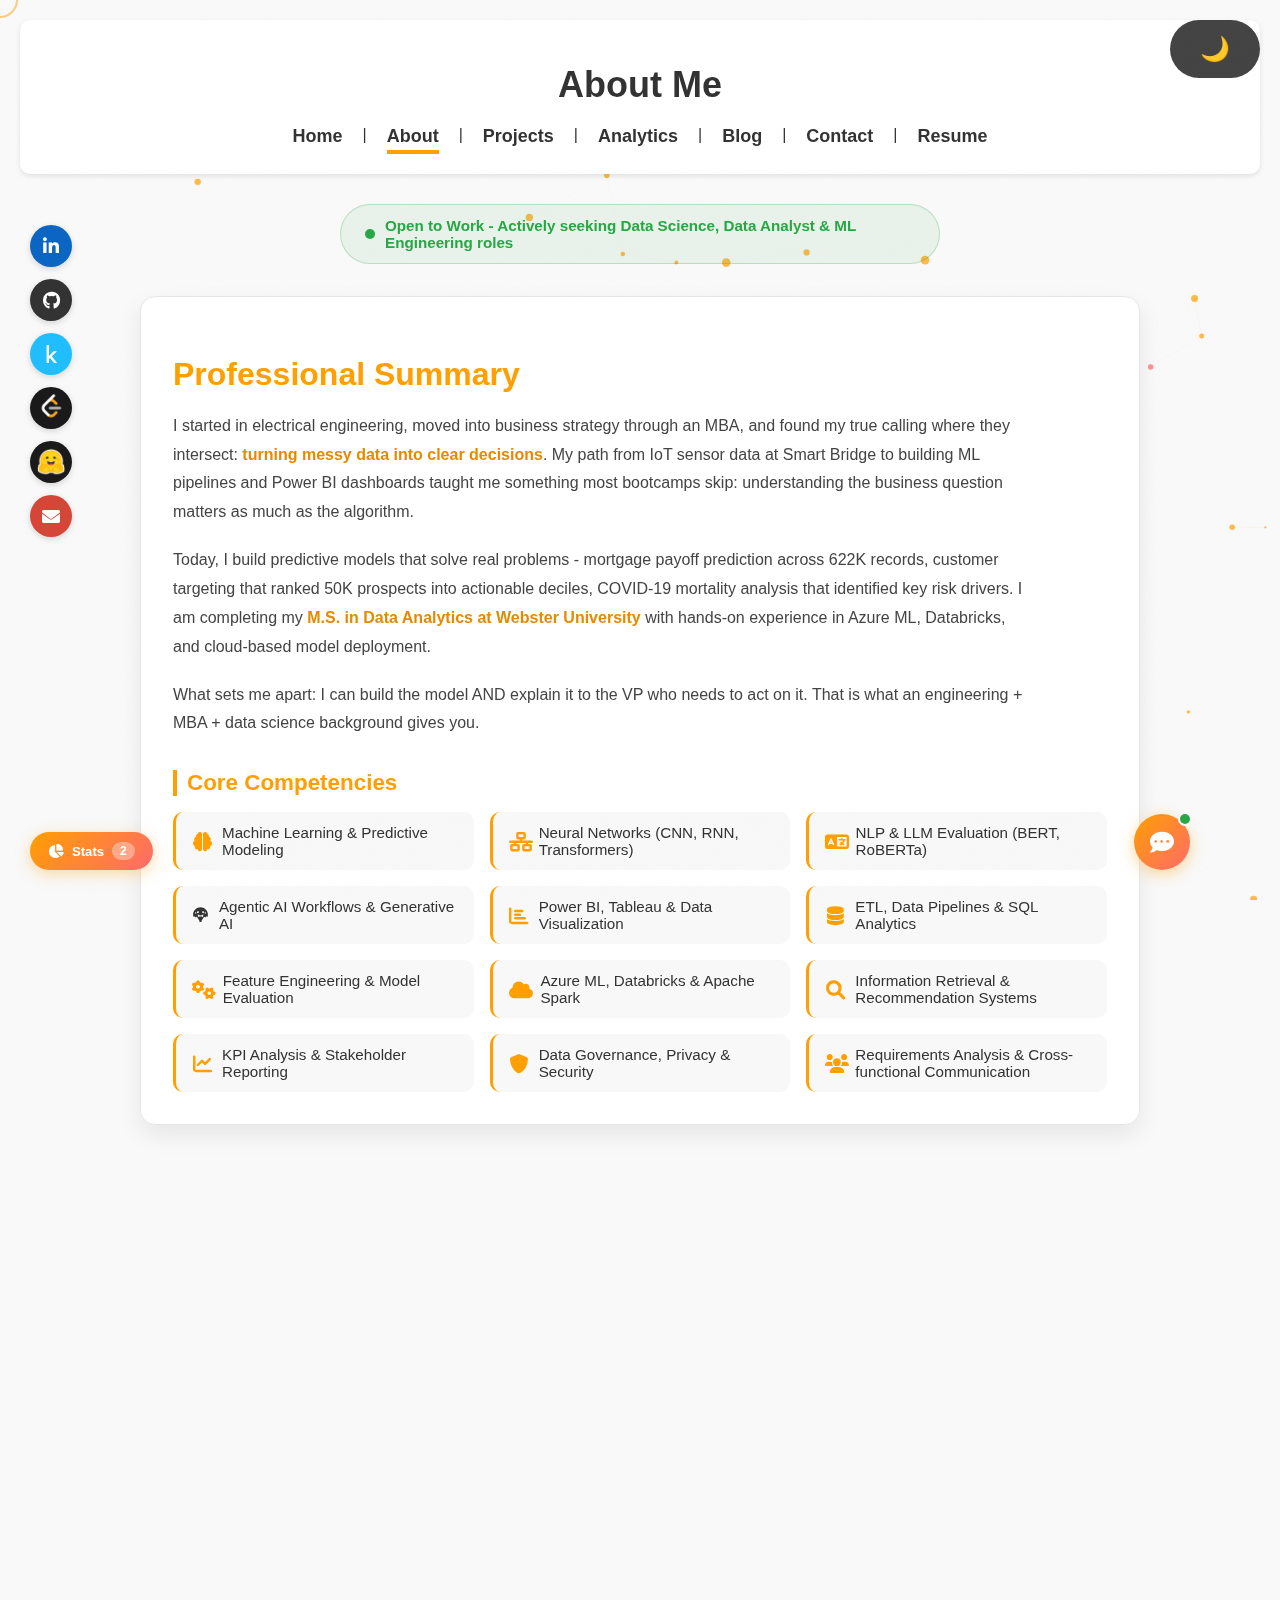
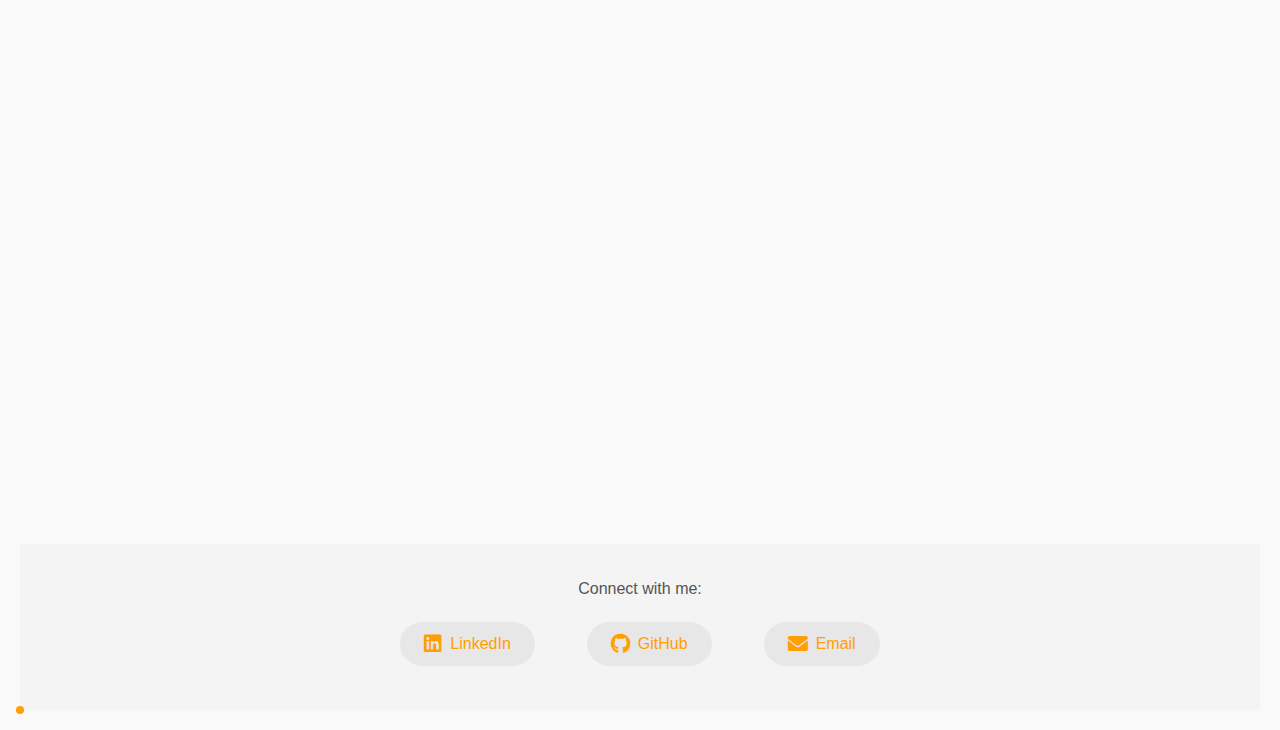
<file: about.html>
<!DOCTYPE html>
<html lang="en">

<head>
  <meta charset="UTF-8">
  <meta name="viewport" content="width=device-width, initial-scale=1.0">
  <meta name="description" content="About Sai Pratyusha Gorapalli - Data Scientist with Azure DP-100 certification, M.S. Data Analytics, and experience across healthcare, finance, and marketing domains">
  <meta property="og:title" content="About - Sai Pratyusha Gorapalli">
  <meta property="og:description"
    content="Data Scientist & ML Engineer with 2+ years experience in analytics, dashboards, and ML pipeline development">
  <meta property="og:type" content="website">
  <meta property="og:url" content="https://www.pratyushagorapalli.com/about.html">
  <meta property="og:image" content="https://www.pratyushagorapalli.com/assets/images/profile-pic.png">
  <title>About Me - Data Scientist</title>
  <link rel="icon" type="image/svg+xml" href="assets/images/favicon.svg">
  <link rel="manifest" href="manifest.json">
  <meta name="theme-color" content="#ff9f00">
  <script async src="https://www.googletagmanager.com/gtag/js?id=G-68HP6VR0T6"></script>
  <script>window.dataLayer=window.dataLayer||[];function gtag(){dataLayer.push(arguments);}gtag('js',new Date());gtag('config','G-68HP6VR0T6');</script>
  <link rel="stylesheet" href="assets/css/base.css">
  <link rel="stylesheet" href="assets/css/layout.css">
  <link rel="stylesheet" href="assets/css/about.css">
  <link rel="stylesheet" href="assets/css/chatbot.css">
  <link rel="stylesheet" href="assets/css/stats.css">
  <link rel="stylesheet" href="https://cdnjs.cloudflare.com/ajax/libs/font-awesome/6.0.0-beta3/css/all.min.css">
</head>

<body>

  <!-- Page Loader -->
  <div class="page-loader">
    <div class="loader-spinner"></div>
  </div>

  <div class="scroll-progress"></div>

  <!-- Full-page particle canvas -->
  <canvas id="page-particle-canvas"></canvas>

  <!-- Header Section -->
  <header>
    <h1>About Me</h1>
    <button class="hamburger"><i class="fas fa-bars"></i></button>
    <nav>
      <a href="index.html">Home</a> |
      <a href="about.html">About</a> |
      <a href="projects.html">Projects</a> |
      <a href="analytics.html">Analytics</a> |
      <a href="blog.html">Blog</a> |
      <a href="contact.html">Contact</a> |
      <a href="https://drive.google.com/file/d/18MX4_zaDu7gWHV5CO3ZDHE2YTWmbgXRm/view?usp=sharing"
        target="_blank">Resume</a>
    </nav>
    <button id="dark-mode-toggle" class="dark-mode-toggle">
      <span class="toggle-icon">🌙</span>
    </button>
  </header>

  <!-- Availability Badge -->
  <div class="availability-banner fade-in">
    <span class="status-dot"></span>
    <span>Open to Work - Actively seeking Data Science, Data Analyst & ML Engineering roles</span>
  </div>

  <!-- Professional Summary -->
  <section class="about-section fade-in">
    <div class="about-content">
      <h2>Professional Summary</h2>
      <p>
        I started in electrical engineering, moved into business strategy through an MBA, and found my true calling where they intersect: <strong>turning messy data into clear decisions</strong>. My path from IoT sensor data at Smart Bridge to building ML pipelines and Power BI dashboards taught me something most bootcamps skip: understanding the business question matters as much as the algorithm.
      </p>
      <p>
        Today, I build predictive models that solve real problems - mortgage payoff prediction across 622K records, customer targeting that ranked 50K prospects into actionable deciles, COVID-19 mortality analysis that identified key risk drivers. I am completing my <strong>M.S. in Data Analytics at Webster University</strong> with hands-on experience in Azure ML, Databricks, and cloud-based model deployment.
      </p>
      <p>
        What sets me apart: I can build the model AND explain it to the VP who needs to act on it. That is what an engineering + MBA + data science background gives you.
      </p>

      <!-- Core Competencies -->
      <h3>Core Competencies</h3>
      <div class="competency-grid">
        <div class="competency-item"><i class="fas fa-brain"></i> Machine Learning & Predictive Modeling</div>
        <div class="competency-item"><i class="fas fa-network-wired"></i> Neural Networks (CNN, RNN, Transformers)</div>
        <div class="competency-item"><i class="fas fa-language"></i> NLP & LLM Evaluation (BERT, RoBERTa)</div>
        <div class="competency-item"><svg viewBox="0 0 24 24" width="18" height="18" fill="currentColor"><path d="M12.025 1.13c-5.77 0-10.449 4.647-10.449 10.378 0 1.112.178 2.181.503 3.185.064-.222.203-.444.416-.577a.96.96 0 0 1 .524-.15c.293 0 .584.124.84.284.278.173.48.408.71.694.226.282.458.611.684.951v-.014c.017-.324.106-.622.264-.874s.403-.487.762-.543c.3-.047.596.06.787.203s.31.313.4.467c.15.257.212.468.233.542.01.026.653 1.552 1.657 2.54.616.605 1.01 1.223 1.082 1.912.055.537-.096 1.059-.38 1.572.637.121 1.294.187 1.967.187.657 0 1.298-.063 1.921-.178-.287-.517-.44-1.041-.384-1.581.07-.69.465-1.307 1.081-1.913 1.004-.987 1.647-2.513 1.657-2.539.021-.074.083-.285.233-.542.09-.154.208-.323.4-.467a1.08 1.08 0 0 1 .787-.203c.359.056.604.29.762.543s.247.55.265.874v.015c.225-.34.457-.67.683-.952.23-.286.432-.52.71-.694.257-.16.547-.284.84-.285a.97.97 0 0 1 .524.151c.228.143.373.388.43.625l.006.04a10.3 10.3 0 0 0 .534-3.273c0-5.731-4.678-10.378-10.449-10.378M8.327 6.583a1.5 1.5 0 0 1 .713.174 1.487 1.487 0 0 1 .617 2.013c-.183.343-.762-.214-1.102-.094-.38.134-.532.914-.917.71a1.487 1.487 0 0 1 .69-2.803m7.486 0a1.487 1.487 0 0 1 .689 2.803c-.385.204-.536-.576-.916-.71-.34-.12-.92.437-1.103.094a1.487 1.487 0 0 1 .617-2.013 1.5 1.5 0 0 1 .713-.174m-10.68 1.55a.96.96 0 1 1 0 1.921.96.96 0 0 1 0-1.92m13.838 0a.96.96 0 1 1 0 1.92.96.96 0 0 1 0-1.92M8.489 11.458c.588.01 1.965 1.157 3.572 1.164 1.607-.007 2.984-1.155 3.572-1.164.196-.003.305.12.305.454 0 .886-.424 2.328-1.563 3.202-.22-.756-1.396-1.366-1.63-1.32l-.02.006-.044.026-.01.008-.03.024-.035.036-.032.04a1 1 0 0 0-.058.09l-.014.025a6 6 0 0 1-.11.19 1 1 0 0 1-.083.116 1.2 1.2 0 0 1-.173.18l-.075.058a1.3 1.3 0 0 1-.251-.243 1 1 0 0 1-.076-.107c-.124-.193-.177-.363-.337-.444-.034-.016-.104-.008-.2.022a2 2 0 0 0-.216.087l-.125.063-.13.074-.136.086a3 3 0 0 0-.135.096 3 3 0 0 0-.26.219 2 2 0 0 0-.12.121 2 2 0 0 0-.106.128l-.002.002a2 2 0 0 0-.09.132l-.001.001a1.2 1.2 0 0 0-.105.212l-.024.073c-1.139-.875-1.563-2.317-1.563-3.203 0-.334.109-.457.305-.454"/></svg> Agentic AI Workflows & Generative AI</div>
        <div class="competency-item"><i class="fas fa-chart-bar"></i> Power BI, Tableau & Data Visualization</div>
        <div class="competency-item"><i class="fas fa-database"></i> ETL, Data Pipelines & SQL Analytics</div>
        <div class="competency-item"><i class="fas fa-cogs"></i> Feature Engineering & Model Evaluation</div>
        <div class="competency-item"><i class="fas fa-cloud"></i> Azure ML, Databricks & Apache Spark</div>
        <div class="competency-item"><i class="fas fa-search"></i> Information Retrieval & Recommendation Systems</div>
        <div class="competency-item"><i class="fas fa-chart-line"></i> KPI Analysis & Stakeholder Reporting</div>
        <div class="competency-item"><i class="fas fa-shield-alt"></i> Data Governance, Privacy & Security</div>
        <div class="competency-item"><i class="fas fa-users"></i> Requirements Analysis & Cross-functional Communication</div>
      </div>
    </div>
  </section>

  <section class="skills-section fade-in">
    <h2>What I Have Built</h2>
    <div class="radar-chart-container">
      <canvas id="radar-chart"></canvas>
    </div>
    <div class="achievements-grid">
      <div class="achievement-stat">
        <div class="achievement-icon"><i class="fas fa-database"></i></div>
        <h4>622K+ Records Processed</h4>
        <p>Built ML pipeline for mortgage payoff prediction using panel loan data across 60 months</p>
      </div>
      <div class="achievement-stat">
        <div class="achievement-icon"><i class="fas fa-bullseye"></i></div>
        <h4>AUC 0.902 Response Model</h4>
        <p>Direct mail targeting model that ranked 50K customers into actionable response deciles</p>
      </div>
      <div class="achievement-stat">
        <div class="achievement-icon"><i class="fas fa-chart-line"></i></div>
        <h4>8+ Forecasting Models</h4>
        <p>Time series portfolio comparing ETS, TBATS, STL, and benchmark models across domains</p>
      </div>
      <div class="achievement-stat">
        <div class="achievement-icon"><i class="fas fa-certificate"></i></div>
        <h4>M.S. Data Analytics</h4>
        <p>Webster University - advanced coursework in ML, statistics, and analytics programming</p>
      </div>
      <div class="achievement-stat">
        <div class="achievement-icon"><svg viewBox="0 0 24 24" width="18" height="18" fill="currentColor"><path d="M13.483 0a1.374 1.374 0 0 0-.961.438L7.116 6.226l-3.854 4.126a5.266 5.266 0 0 0-1.209 2.104 5.35 5.35 0 0 0-.125.513 5.527 5.527 0 0 0 .062 2.362 5.83 5.83 0 0 0 .349 1.017 5.938 5.938 0 0 0 1.271 1.818l4.277 4.193.039.038c2.248 2.165 5.852 2.133 8.063-.074l2.396-2.392c.54-.54.54-1.414.003-1.955a1.378 1.378 0 0 0-1.951-.003l-2.396 2.392a3.021 3.021 0 0 1-4.205.038l-.02-.019-4.276-4.193c-.652-.64-.972-1.469-.948-2.263a2.68 2.68 0 0 1 .066-.523 2.545 2.545 0 0 1 .619-1.164L9.13 8.114c1.058-1.134 3.204-1.27 4.43-.278l3.501 2.831c.593.48 1.461.387 1.94-.207a1.384 1.384 0 0 0-.207-1.943l-3.5-2.831c-.8-.647-1.766-1.045-2.774-1.202l2.015-2.158A1.384 1.384 0 0 0 13.483 0zm-2.866 12.815a1.38 1.38 0 0 0-1.38 1.382 1.38 1.38 0 0 0 1.38 1.382H20.79a1.38 1.38 0 0 0 1.38-1.382 1.38 1.38 0 0 0-1.38-1.382z"/></svg></div>
        <h4>3,500+ Lines of JS</h4>
        <p>Hand-coded interactive analytics page with 14 ML demos, zero frameworks</p>
      </div>
      <div class="achievement-stat">
        <div class="achievement-icon"><i class="fas fa-project-diagram"></i></div>
        <h4>5 Industry Domains</h4>
        <p>Applied ML across healthcare, finance, marketing, IoT, and cybersecurity</p>
      </div>
    </div>
  </section>

  <!-- Interactive Timeline -->
  <section class="timeline-section fade-in">
    <h2>Education & Experience</h2>
    <div class="timeline">

      <div class="timeline-item">
        <div class="timeline-dot"><i class="fas fa-graduation-cap"></i></div>
        <div class="timeline-content">
          <span class="timeline-date">Aug 2023 - May 2026</span>
          <h4>M.S. in Data Analytics</h4>
          <p class="timeline-org"><i class="fas fa-university"></i> Webster University, St. Louis, MO</p>
          <p><strong>Coursework:</strong> Applied Business Statistics, Analytics Programming (R, Python), Databases &
            Warehousing, Data Visualization, Machine Learning, Time Series Analytics, Analytics Practicum</p>
        </div>
      </div>

      <div class="timeline-item">
        <div class="timeline-dot"><i class="fas fa-microscope"></i></div>
        <div class="timeline-content">
          <span class="timeline-date">Jan 2022 - Dec 2022</span>
          <h4>Graduate Research Assistant - Industry-Oriented Research</h4>
          <p class="timeline-org"><i class="fas fa-building"></i> Osmania University, Hyderabad, India (Hybrid)</p>
          <ul>
            <li>Conducted applied research in <strong>cybersecurity and industrial safety</strong> using data cleaning,
              EDA, statistical modeling, and analytical reporting; identified patterns, trends, and data quality issues</li>
            <li>Partnered with faculty and stakeholders to <strong>gather requirements, scope analyses</strong>, and
              translate business/security needs into analytical workflows</li>
            <li>Produced <strong>executive summaries, process documentation, and analytical reports</strong> for risk
              assessment and decision-making while adhering to governance, privacy, and security requirements</li>
            <li>Investigated data inconsistencies across sources, documented root causes, and implemented
              <strong>data quality checks</strong> to improve metric integrity</li>
            <li>Assisted in developing, testing, and evaluating <strong>statistical, predictive, and ML models</strong>
              for security, risk, and operational decisions</li>
            <li>Presented simplified, <strong>executive-ready insights</strong> for non-technical stakeholders</li>
          </ul>
        </div>
      </div>

      <div class="timeline-item">
        <div class="timeline-dot"><i class="fas fa-chart-line"></i></div>
        <div class="timeline-content">
          <span class="timeline-date">Jan 2021 - Feb 2022</span>
          <h4>Data Analyst - Independent Analytics Engagements</h4>
          <p class="timeline-org"><i class="fas fa-building"></i> Data Analytics & Business Intelligence, Hyderabad,
            India (Remote)</p>
          <ul>
            <li>Collected, cleaned, and validated <strong>sales, operations, and customer data</strong> (Excel +
              relational sources) for analytics readiness across thousands of records</li>
            <li>Performed <strong>EDA to detect trends, anomalies, and data quality issues</strong>, improving reporting
              reliability and insight quality</li>
            <li>Built <strong>Power BI dashboards</strong> for revenue performance, product metrics, and customer
              segmentation with KPI scorecards and drill-down views</li>
            <li>Wrote/optimized <strong>SQL queries</strong> for extraction, transformation, KPI tracking, and recurring
              reporting, reducing manual analysis effort</li>
            <li>Defined and monitored <strong>KPIs aligned to business objectives</strong>; ensured consistent metric
              definitions across reports and stakeholders</li>
            <li>Reconciled dashboards with source data to <strong>validate outputs and resolve discrepancies</strong></li>
            <li>Delivered <strong>actionable insights</strong> via clear visuals and concise recommendations for
              non-technical stakeholders</li>
          </ul>
        </div>
      </div>

      <div class="timeline-item">
        <div class="timeline-dot"><i class="fas fa-graduation-cap"></i></div>
        <div class="timeline-content">
          <span class="timeline-date">2020 - Dec 2022</span>
          <h4>MBA in Technology Management (IT)</h4>
          <p class="timeline-org"><i class="fas fa-university"></i> Osmania University, Hyderabad, India</p>
          <p><strong>Coursework:</strong> Business Analytics, Relational Database Management Systems, Information Systems,
            Risk & Process Analysis</p>
        </div>
      </div>

      <div class="timeline-item">
        <div class="timeline-dot"><i class="fas fa-graduation-cap"></i></div>
        <div class="timeline-content">
          <span class="timeline-date">2016 - Nov 2020</span>
          <h4>B.Tech in Electrical & Electronics Engineering</h4>
          <p class="timeline-org"><i class="fas fa-university"></i> Osmania University, Hyderabad, India</p>
          <p>Built a strong analytical foundation in engineering principles, signal processing, and embedded systems.
            Developed problem-solving and quantitative reasoning skills directly applicable to data science and ML.</p>
        </div>
      </div>

      <div class="timeline-item">
        <div class="timeline-dot"><i class="fas fa-briefcase"></i></div>
        <div class="timeline-content">
          <span class="timeline-date">May 2019 - Jun 2019</span>
          <h4>Data Analyst Intern (IoT / Security Systems)</h4>
          <p class="timeline-org"><i class="fas fa-building"></i> Smart Bridge - IBM Collaboration, Hyderabad, India</p>
          <ul>
            <li>Built an <strong>RFID smart access-control system</strong> in C/C++ with authorization logic, event
              logging, and validation for reliability and auditability</li>
            <li>Generated <strong>structured event-level data</strong> to enable monitoring, anomaly detection, and
              operational analysis with event logs captured across repeated test runs</li>
            <li>Cleaned/analyzed system logs to identify <strong>access patterns, failure modes, and abnormal
                behavior</strong>; used quantitative metrics where applicable</li>
            <li>Performed <strong>EDA on latency, consistency, signal reliability</strong>; applied root-cause analysis
              to diagnose anomalies and failures</li>
            <li>Documented system behavior, data flows, and validation results; produced artifacts supporting
              <strong>traceability, governance, and predictive monitoring</strong></li>
          </ul>
        </div>
      </div>

    </div>
  </section>

  <!-- Currently Learning -->
  <section class="learning-section fade-in">
    <h2>Currently Learning</h2>
    <p class="section-subtitle">Staying ahead of the curve with emerging technologies</p>
    <div class="learning-grid">
      <div class="learning-card">
        <svg viewBox="0 0 24 24" width="18" height="18" fill="currentColor"><path d="M12.025 1.13c-5.77 0-10.449 4.647-10.449 10.378 0 1.112.178 2.181.503 3.185.064-.222.203-.444.416-.577a.96.96 0 0 1 .524-.15c.293 0 .584.124.84.284.278.173.48.408.71.694.226.282.458.611.684.951v-.014c.017-.324.106-.622.264-.874s.403-.487.762-.543c.3-.047.596.06.787.203s.31.313.4.467c.15.257.212.468.233.542.01.026.653 1.552 1.657 2.54.616.605 1.01 1.223 1.082 1.912.055.537-.096 1.059-.38 1.572.637.121 1.294.187 1.967.187.657 0 1.298-.063 1.921-.178-.287-.517-.44-1.041-.384-1.581.07-.69.465-1.307 1.081-1.913 1.004-.987 1.647-2.513 1.657-2.539.021-.074.083-.285.233-.542.09-.154.208-.323.4-.467a1.08 1.08 0 0 1 .787-.203c.359.056.604.29.762.543s.247.55.265.874v.015c.225-.34.457-.67.683-.952.23-.286.432-.52.71-.694.257-.16.547-.284.84-.285a.97.97 0 0 1 .524.151c.228.143.373.388.43.625l.006.04a10.3 10.3 0 0 0 .534-3.273c0-5.731-4.678-10.378-10.449-10.378M8.327 6.583a1.5 1.5 0 0 1 .713.174 1.487 1.487 0 0 1 .617 2.013c-.183.343-.762-.214-1.102-.094-.38.134-.532.914-.917.71a1.487 1.487 0 0 1 .69-2.803m7.486 0a1.487 1.487 0 0 1 .689 2.803c-.385.204-.536-.576-.916-.71-.34-.12-.92.437-1.103.094a1.487 1.487 0 0 1 .617-2.013 1.5 1.5 0 0 1 .713-.174m-10.68 1.55a.96.96 0 1 1 0 1.921.96.96 0 0 1 0-1.92m13.838 0a.96.96 0 1 1 0 1.92.96.96 0 0 1 0-1.92M8.489 11.458c.588.01 1.965 1.157 3.572 1.164 1.607-.007 2.984-1.155 3.572-1.164.196-.003.305.12.305.454 0 .886-.424 2.328-1.563 3.202-.22-.756-1.396-1.366-1.63-1.32l-.02.006-.044.026-.01.008-.03.024-.035.036-.032.04a1 1 0 0 0-.058.09l-.014.025a6 6 0 0 1-.11.19 1 1 0 0 1-.083.116 1.2 1.2 0 0 1-.173.18l-.075.058a1.3 1.3 0 0 1-.251-.243 1 1 0 0 1-.076-.107c-.124-.193-.177-.363-.337-.444-.034-.016-.104-.008-.2.022a2 2 0 0 0-.216.087l-.125.063-.13.074-.136.086a3 3 0 0 0-.135.096 3 3 0 0 0-.26.219 2 2 0 0 0-.12.121 2 2 0 0 0-.106.128l-.002.002a2 2 0 0 0-.09.132l-.001.001a1.2 1.2 0 0 0-.105.212l-.024.073c-1.139-.875-1.563-2.317-1.563-3.203 0-.334.109-.457.305-.454"/></svg>
        <span>Large Language Models (LLMs)</span>
      </div>
      <div class="learning-card">
        <i class="fas fa-rocket"></i>
        <span>MLOps & Model Deployment</span>
      </div>
      <div class="learning-card">
        <i class="fas fa-network-wired"></i>
        <span>Transformer Architecture</span>
      </div>
      <div class="learning-card">
        <i class="fas fa-cloud-upload-alt"></i>
        <span>Cloud Architecture (AWS)</span>
      </div>
      <div class="learning-card">
        <i class="fas fa-magic"></i>
        <span>Generative AI & Agentic Workflows</span>
      </div>
      <div class="learning-card">
        <i class="fas fa-project-diagram"></i>
        <span>Apache Spark & Databricks</span>
      </div>
    </div>
  </section>

  <!-- Achievements -->
  <section class="achievements fade-in">
    <h2>Achievements & Recognition</h2>
    <div class="achievement-grid">
      <div class="achievement-card">
        <i class="fas fa-trophy"></i>
        <h3>Best Data Science Project</h3>
        <p>Awarded for innovative solution in healthcare analytics</p>
      </div>
      <div class="achievement-card">
        <i class="fas fa-certificate"></i>
        <h3>Published Research</h3>
        <p>Authored research paper on future trends in data analytics & AI decision systems</p>
      </div>
      <div class="achievement-card">
        <i class="fas fa-award"></i>
        <h3>M.S. Data Analytics</h3>
        <p>Webster University - ML, statistics, analytics programming</p>
      </div>
      <div class="achievement-card">
        <i class="fas fa-star"></i>
        <h3>5 Industry Domains</h3>
        <p>Applied data science across healthcare, finance, marketing, IoT, and cybersecurity</p>
      </div>
    </div>
  </section>

  <!-- GitHub Activity -->
  <section class="github-activity fade-in">
    <h2>GitHub Activity</h2>
    <div id="github-heatmap" class="github-heatmap"></div>
    <a href="https://github.com/Pratyusha108" target="_blank" class="github-profile-link">
      <i class="fab fa-github"></i> View Full Profile
    </a>
  </section>

  <!-- Download Resume CTA -->
  <section class="resume-cta fade-in">
    <h2>Want to know more?</h2>
    <p>Download my full resume for a detailed overview of my experience, skills, and qualifications.</p>
    <a href="https://drive.google.com/file/d/18MX4_zaDu7gWHV5CO3ZDHE2YTWmbgXRm/view?usp=sharing" target="_blank"
      class="resume-btn">
      <i class="fas fa-file-download"></i> Download Resume
    </a>
  </section>

  <footer>
    <p>Connect with me:</p>
    <div class="social-links">
      <a href="https://www.linkedin.com/in/pratyusha-g-a92915229/" target="_blank">
        <i class="fab fa-linkedin"></i>
        <span>LinkedIn</span>
      </a>
      <a href="https://github.com/Pratyusha108" target="_blank">
        <i class="fab fa-github"></i>
        <span>GitHub</span>
      </a>
      <a href="mailto:saipratyushagorapalli333@gmail.com">
        <i class="fas fa-envelope"></i>
        <span>Email</span>
      </a>
    </div>
  </footer>

  <button class="back-to-top"><i class="fas fa-chevron-up"></i></button>

  <div class="floating-social">
    <a href="https://www.linkedin.com/in/pratyusha-g-a92915229/" target="_blank" class="icon linkedin" title="LinkedIn">
      <i class="fab fa-linkedin-in"></i>
    </a>
    <a href="https://github.com/Pratyusha108" target="_blank" class="icon github" title="GitHub">
      <i class="fab fa-github"></i>
    </a>
    <a href="https://www.kaggle.com/saipgorapalli" target="_blank" class="icon kaggle" title="Kaggle">
      <i class="fab fa-kaggle"></i>
    </a>
    <a href="https://leetcode.com/u/sai_pratyusha_gorapalli/" target="_blank" class="icon leetcode" title="LeetCode">
      <img src="assets/images/leetcode-icon.png" alt="LeetCode" class="sidebar-brand-icon">
    </a>
    <a href="https://huggingface.co/pratyushagorapalli" target="_blank" class="icon huggingface" title="Hugging Face">
      <img src="assets/images/huggingface-icon.png" alt="Hugging Face" class="sidebar-brand-icon">
    </a>
    <a href="mailto:saipratyushagorapalli333@gmail.com" class="icon email" title="Email Me">
      <i class="fas fa-envelope"></i>
    </a>
  </div>

  <script src="assets/js/main.js"></script>
  <script src="assets/js/chatbot.js"></script>
  <script src="assets/js/stats.js"></script>

</body>

</html>
</file>
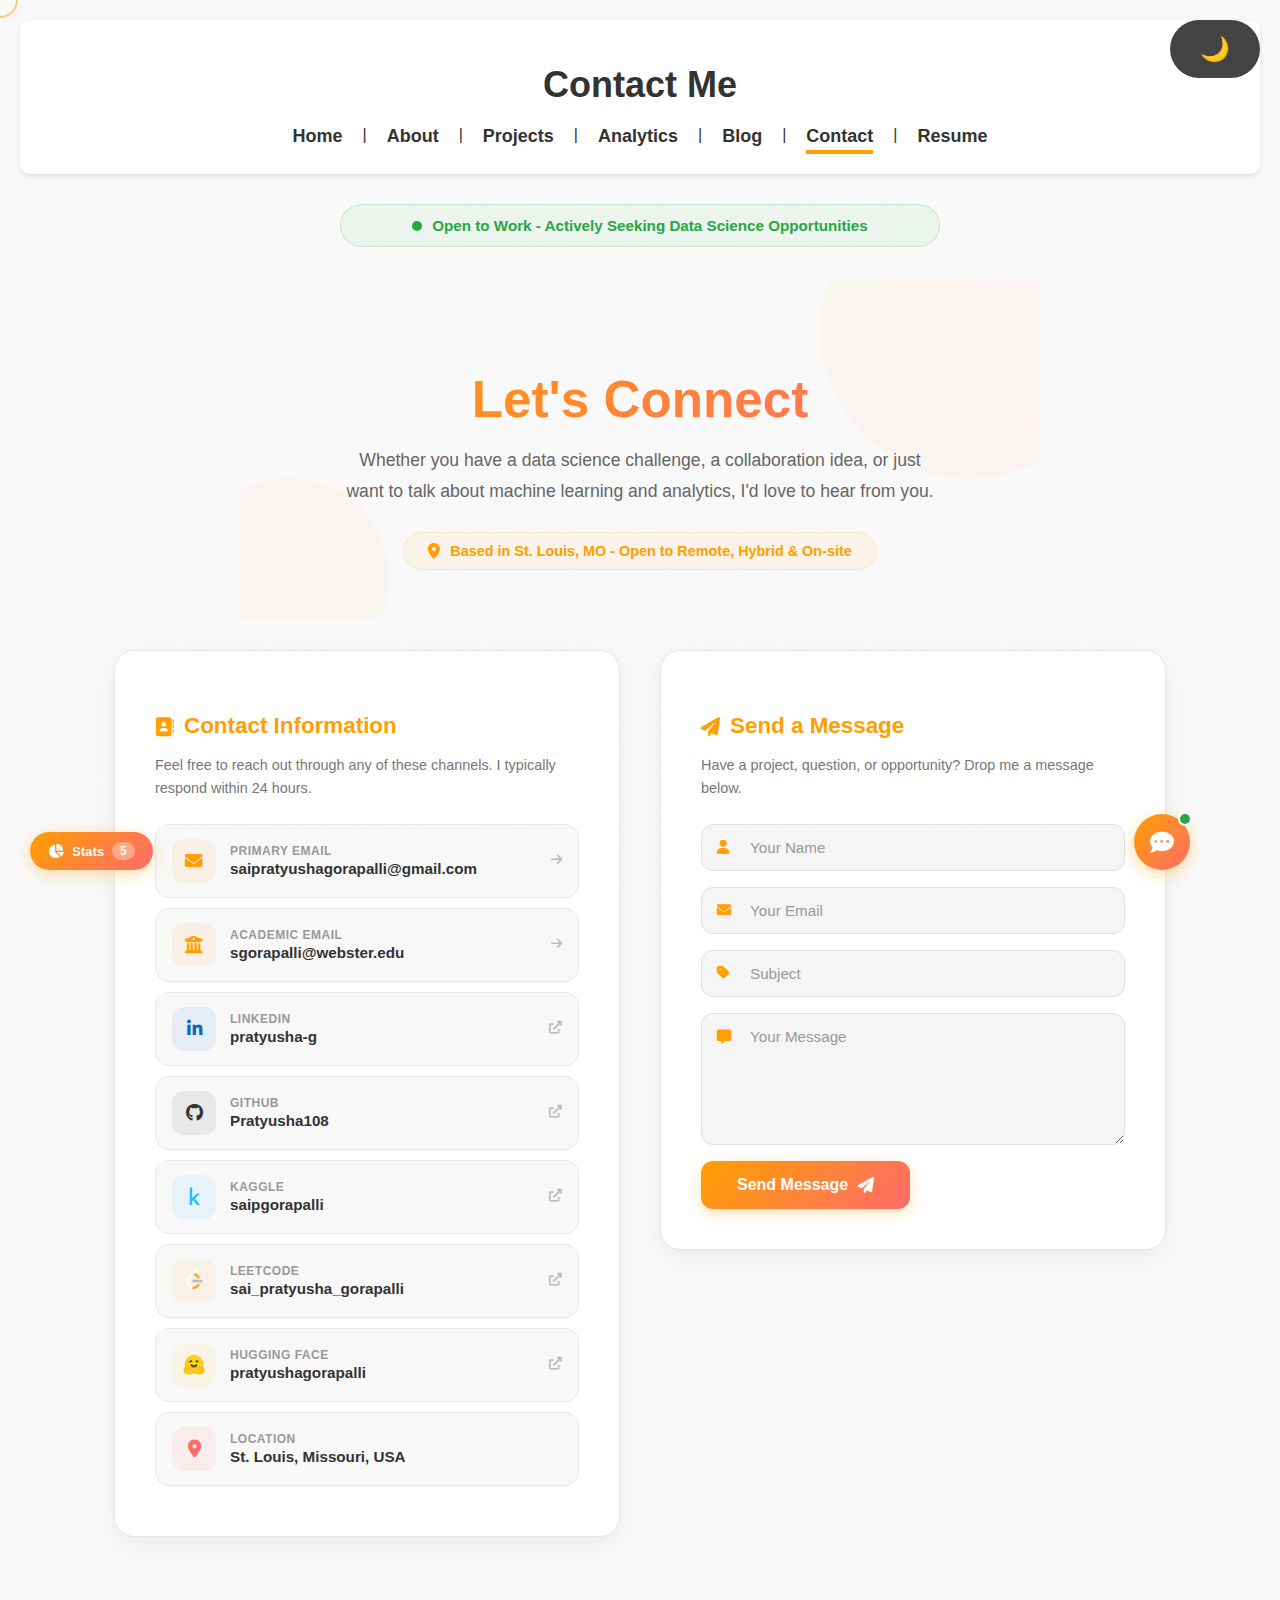
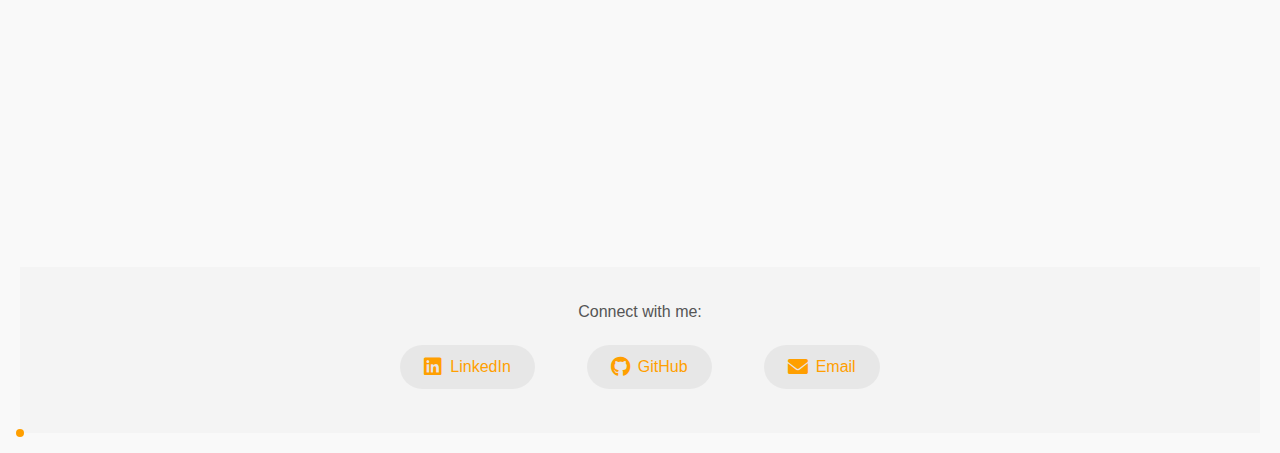
<file: contact.html>
<!DOCTYPE html>
<html lang="en">

<head>
  <meta charset="UTF-8">
  <meta name="viewport" content="width=device-width, initial-scale=1.0">
  <meta name="description" content="Contact Sai Pratyusha Gorapalli - Data Scientist open to Data Science, Data Analyst, and ML Engineer roles">
  <meta property="og:title" content="Contact - Sai Pratyusha Gorapalli">
  <meta property="og:description" content="Get in touch with Sai Pratyusha Gorapalli - Data Scientist">
  <meta property="og:type" content="website">
  <meta property="og:url" content="https://www.pratyushagorapalli.com/contact.html">
  <meta property="og:image" content="https://www.pratyushagorapalli.com/assets/images/profile-pic.png">
  <title>Contact - Sai Pratyusha Gorapalli</title>
  <link rel="icon" type="image/svg+xml" href="assets/images/favicon.svg">
  <link rel="manifest" href="manifest.json">
  <meta name="theme-color" content="#ff9f00">
  <script async src="https://www.googletagmanager.com/gtag/js?id=G-68HP6VR0T6"></script>
  <script>window.dataLayer=window.dataLayer||[];function gtag(){dataLayer.push(arguments);}gtag('js',new Date());gtag('config','G-68HP6VR0T6');</script>
  <link rel="stylesheet" href="assets/css/base.css">
  <link rel="stylesheet" href="assets/css/layout.css">
  <link rel="stylesheet" href="assets/css/contact.css">
  <link rel="stylesheet" href="assets/css/chatbot.css">
  <link rel="stylesheet" href="assets/css/stats.css">
  <link rel="stylesheet" href="https://cdnjs.cloudflare.com/ajax/libs/font-awesome/6.0.0-beta3/css/all.min.css">
</head>

<body>

  <!-- Page Loader -->
  <div class="page-loader">
    <div class="loader-spinner"></div>
  </div>

  <div class="scroll-progress"></div>

  <header>
    <h1>Contact Me</h1>
    <button class="hamburger"><i class="fas fa-bars"></i></button>
    <nav>
      <a href="index.html">Home</a> |
      <a href="about.html">About</a> |
      <a href="projects.html">Projects</a> |
      <a href="analytics.html">Analytics</a> |
      <a href="blog.html">Blog</a> |
      <a href="contact.html" class="active">Contact</a> |
      <a href="https://drive.google.com/file/d/18MX4_zaDu7gWHV5CO3ZDHE2YTWmbgXRm/view?usp=sharing"
        target="_blank">Resume</a>
    </nav>
    <button id="dark-mode-toggle" class="dark-mode-toggle">
      <span class="toggle-icon">&#127769;</span>
    </button>
  </header>

  <!-- Availability Badge -->
  <div class="contact-availability fade-in">
    <span class="availability-dot"></span>
    <span>Open to Work - Actively Seeking Data Science Opportunities</span>
  </div>

  <!-- Contact Hero -->
  <section class="contact-hero fade-in">
    <div class="hero-decoration">
      <div class="deco-circle deco-circle-1"></div>
      <div class="deco-circle deco-circle-2"></div>
    </div>
    <h2 class="contact-hero-title">Let's Connect</h2>
    <p class="contact-hero-subtitle">
      Whether you have a data science challenge, a collaboration idea, or just want to talk about machine learning
      and analytics, I'd love to hear from you.
    </p>
    <div class="contact-location-badge">
      <i class="fas fa-map-marker-alt"></i>
      <span>Based in St. Louis, MO - Open to Remote, Hybrid & On-site</span>
    </div>
  </section>

  <!-- Contact Main Content -->
  <section class="contact-main fade-in">
    <div class="contact-grid">

      <!-- LEFT COLUMN - Contact Info -->
      <div class="contact-info-col">
        <h3 class="info-col-title">
          <i class="fas fa-address-book"></i> Contact Information
        </h3>
        <p class="info-col-desc">Feel free to reach out through any of these channels. I typically respond within 24 hours.</p>

        <!-- Email Card - Primary -->
        <a href="mailto:saipratyushagorapalli@gmail.com" class="contact-card">
          <div class="contact-card-icon">
            <i class="fas fa-envelope"></i>
          </div>
          <div class="contact-card-body">
            <span class="contact-card-label">Primary Email</span>
            <span class="contact-card-value">saipratyushagorapalli@gmail.com</span>
          </div>
          <i class="fas fa-arrow-right contact-card-arrow"></i>
        </a>

        <!-- Email Card - Academic -->
        <a href="mailto:sgorapalli@webster.edu" class="contact-card">
          <div class="contact-card-icon">
            <i class="fas fa-university"></i>
          </div>
          <div class="contact-card-body">
            <span class="contact-card-label">Academic Email</span>
            <span class="contact-card-value">sgorapalli@webster.edu</span>
          </div>
          <i class="fas fa-arrow-right contact-card-arrow"></i>
        </a>

        <!-- LinkedIn Card -->
        <a href="https://www.linkedin.com/in/pratyusha-g-a92915229/" target="_blank" class="contact-card">
          <div class="contact-card-icon linkedin-icon">
            <i class="fab fa-linkedin-in"></i>
          </div>
          <div class="contact-card-body">
            <span class="contact-card-label">LinkedIn</span>
            <span class="contact-card-value">pratyusha-g</span>
          </div>
          <i class="fas fa-external-link-alt contact-card-arrow"></i>
        </a>

        <!-- GitHub Card -->
        <a href="https://github.com/Pratyusha108" target="_blank" class="contact-card">
          <div class="contact-card-icon github-icon">
            <i class="fab fa-github"></i>
          </div>
          <div class="contact-card-body">
            <span class="contact-card-label">GitHub</span>
            <span class="contact-card-value">Pratyusha108</span>
          </div>
          <i class="fas fa-external-link-alt contact-card-arrow"></i>
        </a>

        <!-- Kaggle Card -->
        <a href="https://www.kaggle.com/saipgorapalli" target="_blank" class="contact-card">
          <div class="contact-card-icon kaggle-icon">
            <i class="fab fa-kaggle"></i>
          </div>
          <div class="contact-card-body">
            <span class="contact-card-label">Kaggle</span>
            <span class="contact-card-value">saipgorapalli</span>
          </div>
          <i class="fas fa-external-link-alt contact-card-arrow"></i>
        </a>

        <!-- LeetCode Card -->
        <a href="https://leetcode.com/u/sai_pratyusha_gorapalli/" target="_blank" class="contact-card">
          <div class="contact-card-icon leetcode-icon">
            <img src="assets/images/leetcode-icon.png" alt="LeetCode" style="width:24px;height:24px;object-fit:contain;">
          </div>
          <div class="contact-card-body">
            <span class="contact-card-label">LeetCode</span>
            <span class="contact-card-value">sai_pratyusha_gorapalli</span>
          </div>
          <i class="fas fa-external-link-alt contact-card-arrow"></i>
        </a>

        <!-- Hugging Face Card -->
        <a href="https://huggingface.co/pratyushagorapalli" target="_blank" class="contact-card">
          <div class="contact-card-icon huggingface-icon">
            <img src="assets/images/huggingface-icon.png" alt="Hugging Face" style="width:24px;height:24px;object-fit:contain;">
          </div>
          <div class="contact-card-body">
            <span class="contact-card-label">Hugging Face</span>
            <span class="contact-card-value">pratyushagorapalli</span>
          </div>
          <i class="fas fa-external-link-alt contact-card-arrow"></i>
        </a>

        <!-- Location Card -->
        <div class="contact-card location-card">
          <div class="contact-card-icon location-icon">
            <i class="fas fa-map-marker-alt"></i>
          </div>
          <div class="contact-card-body">
            <span class="contact-card-label">Location</span>
            <span class="contact-card-value">St. Louis, Missouri, USA</span>
          </div>
        </div>
      </div>

      <!-- RIGHT COLUMN - Contact Form -->
      <div class="contact-form-col">
        <h3 class="form-col-title">
          <i class="fas fa-paper-plane"></i> Send a Message
        </h3>
        <p class="form-col-desc">Have a project, question, or opportunity? Drop me a message below.</p>

        <form class="contact-form" onsubmit="return false;">
          <div class="form-group">
            <div class="form-input-icon"><i class="fas fa-user"></i></div>
            <input type="text" id="name" name="name" placeholder="Your Name" required>
          </div>

          <div class="form-group">
            <div class="form-input-icon"><i class="fas fa-envelope"></i></div>
            <input type="email" id="email" name="email" placeholder="Your Email" required>
          </div>

          <div class="form-group">
            <div class="form-input-icon"><i class="fas fa-tag"></i></div>
            <input type="text" id="subject" name="subject" placeholder="Subject" required>
          </div>

          <div class="form-group">
            <div class="form-input-icon textarea-icon"><i class="fas fa-comment-alt"></i></div>
            <textarea id="message" name="message" rows="6" placeholder="Your Message" required></textarea>
          </div>

          <button type="submit" class="contact-submit-btn">
            <span>Send Message</span>
            <i class="fas fa-paper-plane"></i>
          </button>
        </form>
      </div>

    </div>
  </section>

  <!-- Quick Response Promise -->
  <section class="response-promise fade-in">
    <div class="promise-grid">
      <div class="promise-item">
        <div class="promise-icon"><i class="fas fa-bolt"></i></div>
        <h4>Quick Response</h4>
        <p>I aim to reply within 24 hours on business days</p>
      </div>
      <div class="promise-item">
        <div class="promise-icon"><i class="fas fa-handshake"></i></div>
        <h4>Open to Collaborate</h4>
        <p>Data science projects, research, or freelance work</p>
      </div>
      <div class="promise-item">
        <div class="promise-icon"><i class="fas fa-globe-americas"></i></div>
        <h4>Flexible Location</h4>
        <p>Available for remote, hybrid, and on-site roles</p>
      </div>
    </div>
  </section>

  <footer>
    <p>Connect with me:</p>
    <div class="social-links">
      <a href="https://www.linkedin.com/in/pratyusha-g-a92915229/" target="_blank">
        <i class="fab fa-linkedin"></i>
        <span>LinkedIn</span>
      </a>
      <a href="https://github.com/Pratyusha108" target="_blank">
        <i class="fab fa-github"></i>
        <span>GitHub</span>
      </a>
      <a href="mailto:saipratyushagorapalli@gmail.com">
        <i class="fas fa-envelope"></i>
        <span>Email</span>
      </a>
    </div>
  </footer>

  <button class="back-to-top"><i class="fas fa-chevron-up"></i></button>

  <script src="assets/js/main.js"></script>
  <script src="assets/js/chatbot.js"></script>
  <script src="assets/js/stats.js"></script>
  <script src="assets/js/contact.js"></script>

</body>

</html>
</file>
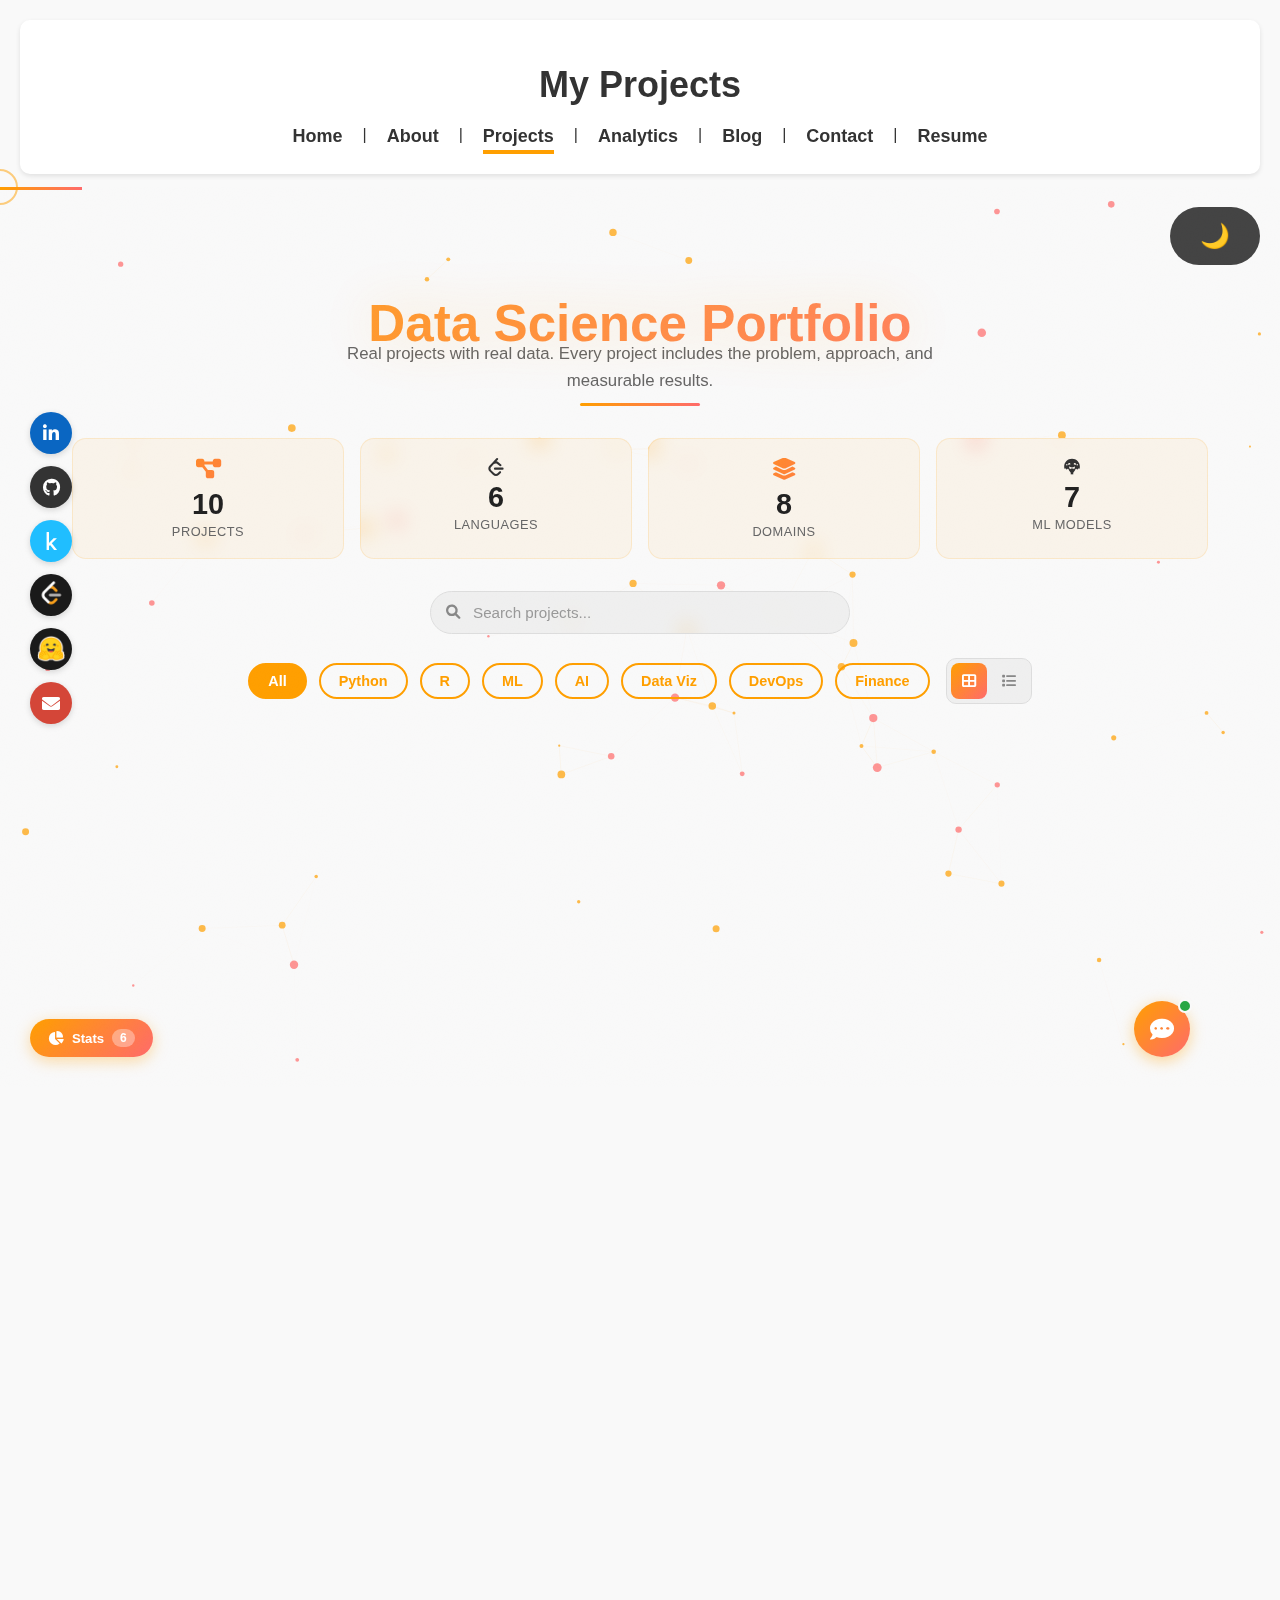
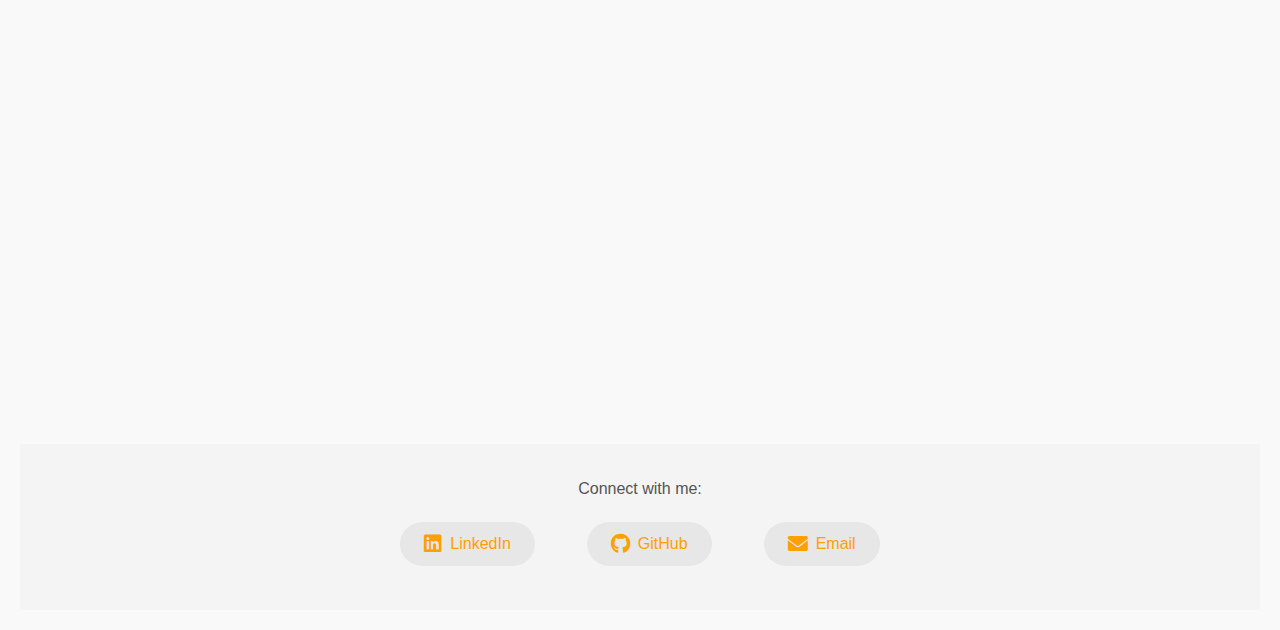
<file: projects.html>
<!DOCTYPE html>
<html lang="en">

<head>
  <meta charset="UTF-8">
  <meta name="viewport" content="width=device-width, initial-scale=1.0">
  <meta name="description" content="Data Science projects by Sai Pratyusha Gorapalli - ML pipelines, time series forecasting, NLP, and analytics with measurable results">
  <meta property="og:title" content="Projects - Sai Pratyusha Gorapalli">
  <meta property="og:description" content="Data Science projects in ML, forecasting, NLP, and analytics">
  <meta property="og:type" content="website">
  <meta property="og:url" content="https://www.pratyushagorapalli.com/projects.html">
  <meta property="og:image" content="https://www.pratyushagorapalli.com/assets/images/profile-pic.png">
  <title>Data Science Projects - Pratyusha G</title>
  <link rel="icon" type="image/svg+xml" href="assets/images/favicon.svg">
  <link rel="manifest" href="manifest.json">
  <meta name="theme-color" content="#ff9f00">
  <script async src="https://www.googletagmanager.com/gtag/js?id=G-68HP6VR0T6"></script>
  <script>window.dataLayer=window.dataLayer||[];function gtag(){dataLayer.push(arguments);}gtag('js',new Date());gtag('config','G-68HP6VR0T6');</script>
  <link rel="stylesheet" href="assets/css/base.css">
  <link rel="stylesheet" href="assets/css/layout.css">
  <link rel="stylesheet" href="assets/css/projects.css">
  <link rel="stylesheet" href="assets/css/chatbot.css">
  <link rel="stylesheet" href="assets/css/stats.css">
  <link rel="stylesheet" href="https://cdnjs.cloudflare.com/ajax/libs/font-awesome/6.0.0-beta3/css/all.min.css">
</head>

<body>

  <!-- Page Loader -->
  <div class="page-loader">
    <div class="loader-spinner"></div>
  </div>

  <div class="scroll-progress"></div>

  <!-- Full-page particle canvas -->
  <canvas id="page-particle-canvas"></canvas>

  <header>
    <h1>My Projects</h1>
    <button class="hamburger"><i class="fas fa-bars"></i></button>
    <nav>
      <a href="index.html">Home</a> |
      <a href="about.html">About</a> |
      <a href="projects.html">Projects</a> |
      <a href="analytics.html">Analytics</a> |
      <a href="blog.html">Blog</a> |
      <a href="contact.html">Contact</a> |
      <a href="https://drive.google.com/file/d/18MX4_zaDu7gWHV5CO3ZDHE2YTWmbgXRm/view?usp=sharing"
        target="_blank">Resume</a>
    </nav>
    <button id="dark-mode-toggle" class="dark-mode-toggle">
      <span class="toggle-icon">🌙</span>
    </button>
  </header>

  <!-- PROJECT SHOWCASE -->
  <section class="project-showcase fade-in">
    <h1>Data Science Portfolio</h1>
    <p class="showcase-intro">Real projects with real data. Every project includes the problem, approach, and measurable results.</p>
    <div class="project-showcase-divider"></div>

    <!-- Project Stats Banner -->
    <div class="project-stats-banner">
      <div class="project-stat-card">
        <i class="fas fa-diagram-project"></i>
        <div class="project-stat-number" data-target="11">0</div>
        <div class="project-stat-label">Projects</div>
      </div>
      <div class="project-stat-card">
        <svg viewBox="0 0 24 24" width="18" height="18" fill="currentColor"><path d="M13.483 0a1.374 1.374 0 0 0-.961.438L7.116 6.226l-3.854 4.126a5.266 5.266 0 0 0-1.209 2.104 5.35 5.35 0 0 0-.125.513 5.527 5.527 0 0 0 .062 2.362 5.83 5.83 0 0 0 .349 1.017 5.938 5.938 0 0 0 1.271 1.818l4.277 4.193.039.038c2.248 2.165 5.852 2.133 8.063-.074l2.396-2.392c.54-.54.54-1.414.003-1.955a1.378 1.378 0 0 0-1.951-.003l-2.396 2.392a3.021 3.021 0 0 1-4.205.038l-.02-.019-4.276-4.193c-.652-.64-.972-1.469-.948-2.263a2.68 2.68 0 0 1 .066-.523 2.545 2.545 0 0 1 .619-1.164L9.13 8.114c1.058-1.134 3.204-1.27 4.43-.278l3.501 2.831c.593.48 1.461.387 1.94-.207a1.384 1.384 0 0 0-.207-1.943l-3.5-2.831c-.8-.647-1.766-1.045-2.774-1.202l2.015-2.158A1.384 1.384 0 0 0 13.483 0zm-2.866 12.815a1.38 1.38 0 0 0-1.38 1.382 1.38 1.38 0 0 0 1.38 1.382H20.79a1.38 1.38 0 0 0 1.38-1.382 1.38 1.38 0 0 0-1.38-1.382z"/></svg>
        <div class="project-stat-number" data-target="7">0</div>
        <div class="project-stat-label">Languages</div>
      </div>
      <div class="project-stat-card">
        <i class="fas fa-layer-group"></i>
        <div class="project-stat-number" data-target="9">0</div>
        <div class="project-stat-label">Domains</div>
      </div>
      <div class="project-stat-card">
        <svg viewBox="0 0 24 24" width="18" height="18" fill="currentColor"><path d="M12.025 1.13c-5.77 0-10.449 4.647-10.449 10.378 0 1.112.178 2.181.503 3.185.064-.222.203-.444.416-.577a.96.96 0 0 1 .524-.15c.293 0 .584.124.84.284.278.173.48.408.71.694.226.282.458.611.684.951v-.014c.017-.324.106-.622.264-.874s.403-.487.762-.543c.3-.047.596.06.787.203s.31.313.4.467c.15.257.212.468.233.542.01.026.653 1.552 1.657 2.54.616.605 1.01 1.223 1.082 1.912.055.537-.096 1.059-.38 1.572.637.121 1.294.187 1.967.187.657 0 1.298-.063 1.921-.178-.287-.517-.44-1.041-.384-1.581.07-.69.465-1.307 1.081-1.913 1.004-.987 1.647-2.513 1.657-2.539.021-.074.083-.285.233-.542.09-.154.208-.323.4-.467a1.08 1.08 0 0 1 .787-.203c.359.056.604.29.762.543s.247.55.265.874v.015c.225-.34.457-.67.683-.952.23-.286.432-.52.71-.694.257-.16.547-.284.84-.285a.97.97 0 0 1 .524.151c.228.143.373.388.43.625l.006.04a10.3 10.3 0 0 0 .534-3.273c0-5.731-4.678-10.378-10.449-10.378M8.327 6.583a1.5 1.5 0 0 1 .713.174 1.487 1.487 0 0 1 .617 2.013c-.183.343-.762-.214-1.102-.094-.38.134-.532.914-.917.71a1.487 1.487 0 0 1 .69-2.803m7.486 0a1.487 1.487 0 0 1 .689 2.803c-.385.204-.536-.576-.916-.71-.34-.12-.92.437-1.103.094a1.487 1.487 0 0 1 .617-2.013 1.5 1.5 0 0 1 .713-.174m-10.68 1.55a.96.96 0 1 1 0 1.921.96.96 0 0 1 0-1.92m13.838 0a.96.96 0 1 1 0 1.92.96.96 0 0 1 0-1.92M8.489 11.458c.588.01 1.965 1.157 3.572 1.164 1.607-.007 2.984-1.155 3.572-1.164.196-.003.305.12.305.454 0 .886-.424 2.328-1.563 3.202-.22-.756-1.396-1.366-1.63-1.32l-.02.006-.044.026-.01.008-.03.024-.035.036-.032.04a1 1 0 0 0-.058.09l-.014.025a6 6 0 0 1-.11.19 1 1 0 0 1-.083.116 1.2 1.2 0 0 1-.173.18l-.075.058a1.3 1.3 0 0 1-.251-.243 1 1 0 0 1-.076-.107c-.124-.193-.177-.363-.337-.444-.034-.016-.104-.008-.2.022a2 2 0 0 0-.216.087l-.125.063-.13.074-.136.086a3 3 0 0 0-.135.096 3 3 0 0 0-.26.219 2 2 0 0 0-.12.121 2 2 0 0 0-.106.128l-.002.002a2 2 0 0 0-.09.132l-.001.001a1.2 1.2 0 0 0-.105.212l-.024.073c-1.139-.875-1.563-2.317-1.563-3.203 0-.334.109-.457.305-.454"/></svg>
        <div class="project-stat-number" data-target="8">0</div>
        <div class="project-stat-label">ML Models</div>
      </div>
    </div>

    <!-- Search Bar -->
    <div class="project-search-wrap">
      <input type="text" class="project-search" placeholder="Search projects...">
      <i class="fas fa-search"></i>
      <button class="search-clear" title="Clear search">&times;</button>
    </div>

    <!-- Filter Tabs + View Toggle -->
    <div class="filter-row">
      <div class="filter-tabs">
        <button class="filter-btn active" data-filter="all">All</button>
        <button class="filter-btn" data-filter="python">Python</button>
        <button class="filter-btn" data-filter="r">R</button>
        <button class="filter-btn" data-filter="ml">ML</button>
        <button class="filter-btn" data-filter="ai">AI</button>
        <button class="filter-btn" data-filter="dataviz">Data Viz</button>
        <button class="filter-btn" data-filter="devops">DevOps</button>
        <button class="filter-btn" data-filter="finance">Finance</button>
      </div>
      <div class="view-toggle">
        <button class="view-btn active" data-view="grid" title="Grid view"><i class="fas fa-th-large"></i></button>
        <button class="view-btn" data-view="list" title="List view"><i class="fas fa-list"></i></button>
      </div>
    </div>

    <!-- No Results Message -->
    <div class="no-results">
      <i class="fas fa-search"></i>
      <p>No projects match your search.</p>
    </div>

    <div class="project-grid">

      <!-- NEXUS - Local AI Research Agent -->
      <div class="project-card" data-categories="python ai ml">
        <img src="assets/images/project-nexus.png" loading="lazy">
        <div class="project-content">
          <h3>NEXUS - Local AI Research Agent</h3>
          <p>Built a fully local AI research agent rivaling commercial tools like Perplexity Pro. Features 35+ commands, 8 expert personas, a 7-phase research pipeline with source reliability scoring, hypothesis testing, and a persistent ChromaDB knowledge base - all at zero API cost with complete data privacy.</p>
          <div class="project-tags">
            <span>Python</span><span>AI</span><span>LLM</span><span>Docker</span><span>ChromaDB</span><span>RAG</span>
          </div>
        </div>
        <div class="project-footer">
          <span class="project-link" onclick="openModal('nexus')"><i class="fab fa-github"></i> View Project</span>
        </div>
      </div>

      <!-- rag0 - In-Browser RAG Search Engine -->
      <div class="project-card" data-categories="ai ml">
        <img src="assets/images/project-rag0.png" loading="lazy">
        <div class="project-content">
          <h3>rag0 - In-Browser RAG Search Engine</h3>
          <p>A complete retrieval-augmented generation pipeline that runs entirely in the browser. Embeds queries with MiniLM via Transformers.js, performs cosine similarity vector search, and generates answers with SmolLM2 on WebGPU - zero servers, zero API keys, zero external dependencies.</p>
          <div class="project-tags">
            <span>JavaScript</span><span>RAG</span><span>AI</span><span>WebGPU</span><span>NLP</span><span>Transformers.js</span>
          </div>
        </div>
        <div class="project-footer">
          <span class="project-link" onclick="openModal('rag0')"><i class="fab fa-github"></i> View Project</span>
        </div>
      </div>

      <!-- American Ninja Warrior - Power BI Dashboard -->
      <div class="project-card" data-categories="dataviz">
        <img src="assets/images/project-ninja-warrior.png" loading="lazy">
        <div class="project-content">
          <h3>American Ninja Warrior - Power BI Dashboard</h3>
          <p>Interactive 4-page Power BI analytics dashboard analyzing obstacle design patterns, competition structure, and geographical distribution across 10 seasons. Built with DAX measures, Bing Maps, interactive drill-downs, and KPI cards for data-driven storytelling.</p>
          <div class="project-tags">
            <span>Power BI</span><span>DAX</span><span>Data Visualization</span><span>Analytics</span>
          </div>
        </div>
        <div class="project-footer">
          <span class="project-link" onclick="openModal('ninjaWarrior')"><i class="fab fa-github"></i> View Project</span>
        </div>
      </div>

      <!-- Data Visualization with Tableau -->
      <div class="project-card" data-categories="dataviz">
        <img src="assets/images/project-tableau.png" loading="lazy">
        <div class="project-content">
          <h3>Data Visualization with Tableau</h3>
          <p>Interactive Tableau dashboards for business insight and executive reporting. Includes a World Bike Sales Dashboard with geographic analysis and a Sales Performance Dashboard with trend identification, KPI monitoring, and category-level drill-downs.</p>
          <div class="project-tags">
            <span>Tableau</span><span>Data Visualization</span><span>Business Intelligence</span><span>Analytics</span>
          </div>
        </div>
        <div class="project-footer">
          <span class="project-link" onclick="openModal('tableauDashboards')"><i class="fab fa-github"></i> View Project</span>
        </div>
      </div>

      <!-- Multi-Container Docker Application -->
      <div class="project-card" data-categories="devops">
        <img src="assets/images/project-docker.png" loading="lazy">
        <div class="project-content">
          <h3>Multi-Container Docker Application</h3>
          <p>Containerized full-stack application with Node.js, Express, and MongoDB orchestrated via Docker Compose. Implements production deployment with named volumes and a development workflow with bind mounts and live reload. Published to Docker Hub.</p>
          <div class="project-tags">
            <span>Docker</span><span>Node.js</span><span>MongoDB</span><span>DevOps</span><span>Express.js</span>
          </div>
        </div>
        <div class="project-footer">
          <span class="project-link" onclick="openModal('dockerApp')"><i class="fab fa-github"></i> View Project</span>
        </div>
      </div>

      <!-- Time Series -->
      <div class="project-card" data-categories="r ml forecasting">
        <img src="assets/images/project-time-series.png" loading="lazy">
        <div class="project-content">
          <h3>Applied Time Series Analytics & Forecasting</h3>
          <p>Forecasted complex seasonal patterns across retail, energy, and economic domains using 8+ statistical models. TBATS and Holt-Winters consistently beat baselines, proving seasonality-aware modeling outperforms naive approaches.</p>
          <div class="project-tags">
            <span>R</span><span>Forecasting</span><span>Time Series</span>
          </div>
        </div>
        <div class="project-footer">
          <span class="project-link" onclick="openModal('timeSeries')"><i class="fab fa-github"></i> View Project</span>
        </div>
      </div>

      <!-- COVID-19 Mortality -->
      <div class="project-card" data-categories="python ml">
        <img src="assets/images/project-covid-mortality.png" loading="lazy">
        <div class="project-content">
          <h3>COVID-19 Mortality Prediction & Analysis</h3>
          <p>Built an end-to-end ML pipeline to predict COVID-19 mortality from global epidemiological data. Random Forest regression identified active case counts as the strongest predictor, with interpretable feature importance for policy insights.</p>
          <div class="project-tags">
            <span>Python</span><span>ML</span><span>EDA</span>
          </div>
        </div>
        <div class="project-footer">
          <span class="project-link" onclick="openModal('covidMortality')"><i class="fab fa-github"></i> View
            Project</span>
        </div>
      </div>

      <!-- Mortgage Analytics -->
      <div class="project-card" data-categories="python ml finance">
        <img src="assets/images/project-mortgage-analytics.webp" loading="lazy">
        <div class="project-content">
          <h3>Mortgage Payback Analytics</h3>
          <p>Modeled payoff likelihood across 622K+ loan-month records using logistic regression and Random Forest. Found that lower LTV ratios and rising housing prices significantly increase early payoff probability.</p>
          <div class="project-tags">
            <span>Python</span><span>Finance</span><span>ML</span>
          </div>
        </div>
        <div class="project-footer">
          <span class="project-link" onclick="openModal('mortgageAnalytics')"><i class="fab fa-github"></i> View
            Project</span>
        </div>
      </div>

      <!-- Mailing Analytics -->
      <div class="project-card" data-categories="r ml">
        <img src="assets/images/project-mailing-analytics.png" loading="lazy">
        <div class="project-content">
          <h3>Software Mailing Response Analytics</h3>
          <p>Optimized direct mail targeting by ranking 50K+ customers into response-probability deciles. Logistic regression achieved AUC of 0.902, concentrating high-value responders in the top deciles for profit-first mailing.</p>
          <div class="project-tags">
            <span>R</span><span>Logistic Regression</span><span>PCA</span>
          </div>
        </div>
        <div class="project-footer">
          <span class="project-link" onclick="openModal('mailingAnalytics')"><i class="fab fa-github"></i> View
            Project</span>
        </div>
      </div>

      <!-- Smartphone Resale -->
      <div class="project-card" data-categories="r ml">
        <img src="assets/images/project-smartphone-pricing.png" loading="lazy">
        <div class="project-content">
          <h3>Smartphone Resale Price Prediction</h3>
          <p>Predicted resale prices for 3,400+ used devices using regression and classified them into pricing tiers. MLR achieved R-squared of 0.78; logistic regression hit 86% accuracy for High/Low tier classification.</p>
          <div class="project-tags">
            <span>R</span><span>Regression</span><span>Classification</span>
          </div>
        </div>
        <div class="project-footer">
          <span class="project-link" onclick="openModal('smartphonePricing')"><i class="fab fa-github"></i> View
            Project</span>
        </div>
      </div>

      <!-- Predictive Viability Check -->
      <div class="project-card" data-categories="python ml">
        <img src="assets/images/project-predictive-viability.png" loading="lazy">
        <div class="project-content">
          <h3>Predictive Viability Check (Pre-Modeling Feasibility)</h3>
          <p>A pre-modeling framework that catches data quality issues, target leakage, and distribution drift before any model is built. Prevents wasted effort on unreliable datasets by providing a structured go/no-go decision.</p>
          <div class="project-tags">
            <span>Python</span><span>EDA</span><span>Data Quality</span><span>Leakage</span><span>Drift</span><span>Governance</span>
          </div>
        </div>
        <div class="project-footer">
          <span class="project-link" onclick="openModal('predictiveViability')"><i class="fab fa-github"></i> View
            Project</span>
        </div>
      </div>
    </div>
  </section>

  <!-- TECH STACK PILLS -->
  <section class="tech-pills-section fade-in">
    <h2>Technologies Used</h2>
    <div class="tech-pills-wrap"></div>
  </section>

  <!-- RESEARCH SECTION -->
  <section class="research-section fade-in">
    <h2>Research Publications</h2>
    <div class="research-papers">
      <div class="paper-card">
        <h3>Exploring Future Trends in Data Analytics</h3>
        <p>Independent Research Whitepaper, 2026</p>
        <a target="_blank"
          href="https://docs.google.com/document/d/1kRDTyUDM1cZv7sJ3W-iN1VHIV7y-4Ya5/edit?usp=sharing&ouid=105755186344662571710&rtpof=true&sd=true"
          class="paper-link"><i class="fas fa-external-link-alt"></i> Read Paper</a>
      </div>
    </div>
  </section>

  <footer>
    <p>Connect with me:</p>
    <div class="social-links">
      <a href="https://www.linkedin.com/in/pratyusha-g-a92915229/" target="_blank"><i
          class="fab fa-linkedin"></i><span>LinkedIn</span></a>
      <a href="https://github.com/Pratyusha108" target="_blank"><i class="fab fa-github"></i><span>GitHub</span></a>
      <a href="mailto:saipratyushagorapalli333@gmail.com"><i class="fas fa-envelope"></i><span>Email</span></a>
    </div>
  </footer>

  <!-- MODAL STRUCTURE -->
  <div id="modal" class="modal-backdrop" onclick="closeOnBack(event)">
    <div class="modal-box" onclick="event.stopPropagation()">
      <span class="modal-close" onclick="closeModal()">&#10005;</span>

      <img id="modal-img">
      <h2 id="modal-title"></h2>

      <div id="modal-desc" class="modal-section"></div>
      <div id="modal-tech" class="modal-section"></div>
      <div id="modal-approach" class="modal-section"></div>
      <div id="modal-result" class="modal-section"></div>

      <div id="modal-tags" class="modal-tags"></div>

      <a id="modal-github" href="#" target="_blank" class="modal-github-btn">
        <i class="fab fa-github"></i> GitHub Repo
      </a>
    </div>
  </div>

  <button class="back-to-top"><i class="fas fa-chevron-up"></i></button>

  <div class="floating-social">
    <a href="https://www.linkedin.com/in/pratyusha-g-a92915229/" target="_blank" class="icon linkedin" title="LinkedIn">
      <i class="fab fa-linkedin-in"></i>
    </a>
    <a href="https://github.com/Pratyusha108" target="_blank" class="icon github" title="GitHub">
      <i class="fab fa-github"></i>
    </a>
    <a href="https://www.kaggle.com/saipgorapalli" target="_blank" class="icon kaggle" title="Kaggle">
      <i class="fab fa-kaggle"></i>
    </a>
    <a href="https://leetcode.com/u/sai_pratyusha_gorapalli/" target="_blank" class="icon leetcode" title="LeetCode">
      <img src="assets/images/leetcode-icon.png" alt="LeetCode" class="sidebar-brand-icon">
    </a>
    <a href="https://huggingface.co/pratyushagorapalli" target="_blank" class="icon huggingface" title="Hugging Face">
      <img src="assets/images/huggingface-icon.png" alt="Hugging Face" class="sidebar-brand-icon">
    </a>
    <a href="mailto:saipratyushagorapalli333@gmail.com" class="icon email" title="Email Me">
      <i class="fas fa-envelope"></i>
    </a>
  </div>

  <script src="assets/js/main.js"></script>
  <script src="assets/js/chatbot.js"></script>
  <script src="assets/js/stats.js"></script>
  <script src="assets/js/projects.js"></script>

</body>

</html>
</file>
<file: assets/css/base.css>
/* Global Styles */
html,
body {
  overflow-x: hidden;
  max-width: 100%;
  scroll-behavior: smooth;
}

* {
  box-sizing: border-box;
}

body {
  font-family: 'Roboto', sans-serif;
  background-color: #f9f9f9;
  color: #333;
  min-height: 100vh;
  margin: 0;
  padding: 20px;
  transition: background-color 0.3s, color 0.3s;
}

/* Dark Mode Base */
body.dark-mode {
  background-color: #121212;
  color: #e6e6e6;
}

/* Light Mode Base */
body.light-mode {
  background-color: #f9f9f9;
  color: #333;
}

/* Fade-in scroll animation */
.fade-in {
  opacity: 0;
  transform: translateY(20px);
  transition: opacity 0.6s ease-out, transform 0.6s ease-out;
}

.fade-in.visible {
  opacity: 1;
  transform: translateY(0);
}

/* Animations */
@keyframes slideIn {
  from {
    transform: translateX(-100%);
    opacity: 0;
  }

  to {
    transform: translateX(0);
    opacity: 1;
  }
}

@keyframes fadeIn {
  from {
    opacity: 0;
  }

  to {
    opacity: 1;
  }
}

@keyframes pulse {

  0%,
  100% {
    transform: scale(1);
    opacity: 1;
  }

  50% {
    transform: scale(1.1);
    opacity: 0.8;
  }
}

@keyframes bounce {

  0%,
  100% {
    transform: translateY(0);
  }

  50% {
    transform: translateY(-10px);
  }
}

@keyframes spin {
  0% {
    transform: rotate(0deg);
  }

  100% {
    transform: rotate(360deg);
  }
}

@keyframes rotate {
  from {
    transform: rotate(0deg);
  }

  to {
    transform: rotate(360deg);
  }
}

@keyframes zoomIn {
  0% {
    transform: scale(1);
    opacity: 0.8;
  }

  50% {
    transform: scale(1.2);
    opacity: 1;
  }

  100% {
    transform: scale(1);
    opacity: 0.8;
  }
}

/* Scroll Progress Bar */
.scroll-progress {
  position: fixed;
  top: 0;
  left: 0;
  height: 3px;
  background: linear-gradient(90deg, #ff9f00, #ff6b6b);
  z-index: 10000;
  width: 0%;
  pointer-events: none;
}

/* Back to Top Button */
.back-to-top {
  position: fixed;
  bottom: 30px;
  right: 30px;
  width: 45px;
  height: 45px;
  background: #ff9f00;
  color: #fff;
  border: none;
  border-radius: 50%;
  font-size: 20px;
  cursor: pointer;
  opacity: 0;
  visibility: hidden;
  transition: opacity 0.3s, visibility 0.3s, transform 0.3s;
  z-index: 999;
  display: flex;
  align-items: center;
  justify-content: center;
  box-shadow: 0 4px 12px rgba(255, 159, 0, 0.4);
}

.back-to-top.visible {
  opacity: 1;
  visibility: visible;
}

.back-to-top:hover {
  transform: translateY(-3px);
  background: #e88e00;
}

/* ===== PAGE LOADER ===== */
.page-loader {
  position: fixed;
  top: 0;
  left: 0;
  width: 100%;
  height: 100%;
  background: #121212;
  display: flex;
  align-items: center;
  justify-content: center;
  z-index: 99999;
  transition: opacity 0.5s ease, visibility 0.5s ease;
}

.page-loader.loaded {
  opacity: 0;
  visibility: hidden;
  pointer-events: none;
}

body.light-mode .page-loader {
  background: #f9f9f9;
}

.loader-spinner {
  width: 48px;
  height: 48px;
  border: 4px solid rgba(255, 159, 0, 0.2);
  border-top-color: #ff9f00;
  border-radius: 50%;
  animation: spin 0.8s linear infinite;
}

/* ===== CUSTOM CURSOR ===== */
@media (hover: hover) and (pointer: fine) {
  * { cursor: none !important; }
}

.cursor-dot {
  position: fixed;
  width: 8px;
  height: 8px;
  background: #ff9f00;
  border-radius: 50%;
  pointer-events: none;
  z-index: 100001;
  transform: translate(-50%, -50%);
  transition: transform 0.15s ease;
}

.cursor-ring {
  position: fixed;
  width: 36px;
  height: 36px;
  border: 2px solid rgba(255, 159, 0, 0.5);
  border-radius: 50%;
  pointer-events: none;
  z-index: 100000;
  transform: translate(-50%, -50%);
  transition: width 0.3s ease, height 0.3s ease, border-color 0.3s ease;
}

.cursor-ring.hover {
  width: 50px;
  height: 50px;
  border-color: rgba(255, 107, 107, 0.7);
}

/* ===== PAGE TRANSITION ===== */
.page-transition {
  position: fixed;
  inset: 0;
  background: #121212;
  z-index: 100002;
  pointer-events: none;
  opacity: 0;
  transition: opacity 0.45s ease;
}

.page-transition.active {
  opacity: 1;
  pointer-events: all;
}

body.light-mode .page-transition {
  background: #f9f9f9;
}

/* ===== TEXT REVEAL ===== */
.text-reveal {
  opacity: 0;
  transform: translateY(25px);
  transition: opacity 0.7s ease, transform 0.7s ease;
}

.text-reveal.revealed {
  opacity: 1;
  transform: translateY(0);
}

/* ===== NOISE/GRAIN OVERLAY ===== */
body::after {
  content: '';
  position: fixed;
  inset: 0;
  pointer-events: none;
  z-index: 9997;
  opacity: 0.04;
  background-image: url("data:image/svg+xml,%3Csvg xmlns='http://www.w3.org/2000/svg' width='300' height='300'%3E%3Cfilter id='a'%3E%3CfeTurbulence type='fractalNoise' baseFrequency='.75' stitchTiles='stitch'/%3E%3C/filter%3E%3Crect width='100%25' height='100%25' filter='url(%23a)' opacity='.15'/%3E%3C/svg%3E");
}

/* Responsive base */
@media (max-width: 768px) {
  body {
    padding: 10px;
  }

  .floating-social {
    top: auto;
    bottom: 20px;
    flex-direction: row;
    left: 50%;
    transform: translateX(-50%);
  }
}

@media (max-width: 480px) {
  .back-to-top {
    right: 16px;
    bottom: 80px;
  }

  .floating-social {
    display: none;
  }
}
</file>
<file: assets/css/layout.css>
/* Header */
header {
  background-color: #222;
  color: #f1f1f1;
  width: 100%;
  padding: 20px;
  text-align: center;
  border-radius: 10px;
  box-shadow: 0 5px 10px rgba(0, 0, 0, 0.2);
  margin-bottom: 30px;
  position: relative;
}

header h1 {
  font-size: 36px;
  margin-bottom: 10px;
}

.tagline {
  font-size: 1.2rem;
  color: #ff9f00;
  margin-bottom: 20px;
}

header nav {
  display: flex;
  justify-content: center;
  gap: 8px 20px;
  margin-top: 20px;
  flex-wrap: wrap;
}

header a {
  color: #f1f1f1;
  text-decoration: none;
  font-size: 18px;
  font-weight: bold;
}

header a:hover {
  color: #ff9f00;
}

/* Footer */
footer {
  text-align: center;
  padding: 20px;
  background-color: #222;
  color: #ff9f00;
  width: 100%;
  margin-top: 50px;
}

footer a {
  color: #ff9f00;
  margin: 0 10px;
  text-decoration: none;
}

footer a:hover {
  color: #28a745;
  opacity: 0.7;
}

/* Social Links */
.social-links {
  display: flex;
  justify-content: center;
  gap: 2rem;
  margin: 1.5rem 0;
  flex-wrap: wrap;
}

.social-links a {
  display: flex;
  align-items: center;
  gap: 0.5rem;
  padding: 0.75rem 1.5rem;
  border-radius: 25px;
  background: rgba(255, 255, 255, 0.1);
  color: #ff9f00;
  text-decoration: none;
  transition: all 0.3s ease;
}

.social-links a i {
  font-size: 1.25rem;
}

.social-links a:hover {
  transform: translateY(-3px);
  background: #ff9f00;
  color: white;
}

/* Dark Mode Toggle Button */
.dark-mode-toggle {
  position: fixed;
  top: 20px;
  right: 20px;
  background-color: #444;
  color: #fff;
  border: none;
  padding: 15px 30px;
  border-radius: 50px;
  font-size: 20px;
  cursor: pointer;
  transition: background-color 0.3s, transform 0.3s;
  z-index: 1000;
}

.dark-mode-toggle:hover {
  background-color: #ff9f00;
  transform: scale(1.1);
}

.toggle-icon {
  font-size: 24px;
}

/* Floating Social */
.floating-social {
  position: fixed;
  top: 25%;
  left: 30px;
  display: flex;
  flex-direction: column;
  gap: 12px;
  z-index: 9999;
}

.floating-social .icon {
  width: 42px;
  height: 42px;
  background: #222;
  color: #fff;
  border-radius: 50%;
  display: flex;
  justify-content: center;
  align-items: center;
  font-size: 18px;
  text-decoration: none;
  transition: transform 0.25s ease, background 0.25s ease;
  cursor: pointer;
  box-shadow: 0 4px 10px rgba(0, 0, 0, 0.3);
}

.floating-social .linkedin {
  background: #0A66C2;
}

.floating-social .github {
  background: #333;
}

.floating-social .email {
  background: #D44638;
}

.floating-social .kaggle {
  background: #20BEFF;
}

.floating-social .leetcode {
  background: #1A1A1A;
}

.floating-social .huggingface {
  background: #1A1A1A;
}

.floating-social .sidebar-brand-icon {
  width: 28px;
  height: 28px;
  object-fit: contain;
  border-radius: 0;
}

.floating-social .icon:hover {
  transform: translateX(4px);
  background: #ff9f00;
  color: #fff;
}

/* Glow Name */
.glow-name {
  font-size: 2.5rem;
  font-weight: 700;
  color: #ffffff;
  text-shadow: 0 0 8px rgba(255, 255, 255, 0.4);
}

/* Dark Mode - Header/Footer */
body.dark-mode header {
  background-color: #333;
}

/* Light Mode - Header/Footer/Social */
body.light-mode header {
  background-color: #fff;
  color: #333;
  box-shadow: 0 2px 5px rgba(0, 0, 0, 0.1);
}

body.light-mode header nav a {
  color: #333;
  font-weight: 600;
  position: relative;
  padding-bottom: 5px;
  transition: color 0.3s ease;
}

body.light-mode header nav a:hover {
  color: #ff9f00;
}

body.light-mode header nav a::after {
  content: '';
  position: absolute;
  width: 0;
  height: 2px;
  bottom: 0;
  left: 0;
  background-color: #ff9f00;
  transition: width 0.3s ease;
}

body.light-mode header nav a:hover::after {
  width: 100%;
}

body.light-mode footer {
  background-color: #f4f4f4;
  color: #555;
}

body.light-mode .social-links a {
  background: rgba(0, 0, 0, 0.05);
}

body.light-mode .social-links a:hover {
  background: #ff9f00;
  color: #fff;
}

body.light-mode .floating-social .icon {
  box-shadow: 0 2px 6px rgba(0, 0, 0, 0.15);
}

body.light-mode .glow-name {
  color: #ff9f00;
  text-shadow: 0 0 10px rgba(255, 159, 0, 0.4);
}

/* Active Nav */
nav a.active {
  position: relative;
  border-bottom: 2px solid #ff9f00;
  padding-bottom: 3px;
}

body.light-mode nav a.active::after {
  width: 100%;
}

/* Hamburger Menu */
.hamburger {
  display: none;
  background: none;
  border: none;
  color: #f1f1f1;
  font-size: 24px;
  cursor: pointer;
  padding: 5px 10px;
  z-index: 1001;
}

body.light-mode .hamburger {
  color: #333;
}

/* Responsive */
@media (max-width: 768px) {
  header {
    padding: 15px;
  }

  .hamburger {
    display: block;
    position: absolute;
    top: 15px;
    right: 60px;
  }

  header nav {
    display: none;
    flex-direction: column;
    gap: 0;
    font-size: 0;
    margin-top: 10px;
  }

  header nav.nav-open {
    display: flex;
  }

  header nav a {
    font-size: 16px;
    padding: 10px 0;
    display: block;
  }
}

@media (max-width: 480px) {
  .social-links {
    flex-direction: column;
    align-items: center;
  }
}

@media (max-width: 600px) {
  .floating-social {
    top: auto;
    bottom: 20px;
    flex-direction: row;
    left: 50%;
    transform: translateX(-50%);
  }
}
</file>
<file: assets/css/about.css>
/* ===== PARTICLE CANVAS ===== */
#page-particle-canvas {
  position: fixed;
  top: 0;
  left: 0;
  width: 100%;
  height: 100%;
  pointer-events: none;
  z-index: 0;
}

/* ===== AVAILABILITY BANNER ===== */
.availability-banner {
  max-width: 600px;
  margin: 1rem auto;
  padding: 12px 24px;
  background: rgba(40, 167, 69, 0.1);
  border: 1px solid rgba(40, 167, 69, 0.3);
  border-radius: 30px;
  display: flex;
  align-items: center;
  justify-content: center;
  gap: 10px;
  font-size: 0.95rem;
  font-weight: 600;
  color: #28a745;
}

.status-dot {
  width: 10px;
  height: 10px;
  background: #28a745;
  border-radius: 50%;
  flex-shrink: 0;
  animation: pulse-dot 2s infinite;
}

@keyframes pulse-dot {
  0%, 100% { opacity: 1; box-shadow: 0 0 0 0 rgba(40, 167, 69, 0.4); }
  50% { opacity: 0.8; box-shadow: 0 0 0 8px rgba(40, 167, 69, 0); }
}

/* ===== ABOUT SECTION ===== */
.about-section {
  width: 100%;
  max-width: 1000px;
  margin: 2rem auto;
  padding: 2rem;
  border-radius: 15px;
  background: rgba(255, 255, 255, 0.05);
  backdrop-filter: blur(8px);
  box-shadow: 0 10px 25px rgba(0, 0, 0, 0.1);
}

.about-content h2 {
  font-size: 2rem;
  font-weight: 700;
  color: #ff9f00;
  margin-bottom: 1.2rem;
}

.about-content p {
  font-size: 1rem;
  line-height: 1.8;
  color: #dcdcdc;
  margin-bottom: 1.2rem;
  max-width: 850px;
}

.about-content p strong {
  color: #ff9f00;
}

.about-content h3 {
  font-size: 1.4rem;
  margin-top: 2rem;
  margin-bottom: 0.8rem;
  color: #ff9f00;
  font-weight: 600;
  border-left: 4px solid #ff9f00;
  padding-left: 10px;
}

/* ===== COMPETENCY GRID ===== */
.competency-grid {
  display: grid;
  grid-template-columns: repeat(auto-fill, minmax(240px, 1fr));
  gap: 1rem;
  margin-top: 1rem;
}

.competency-item {
  display: flex;
  align-items: center;
  gap: 10px;
  padding: 12px 16px;
  background: rgba(255, 255, 255, 0.05);
  border-radius: 10px;
  font-size: 0.95rem;
  color: #e6e6e6;
  border-left: 3px solid #ff9f00;
  transition: transform 0.3s ease, background 0.3s ease;
}

.competency-item:hover {
  transform: translateX(5px);
  background: rgba(255, 159, 0, 0.1);
}

.competency-item i {
  color: #ff9f00;
  font-size: 1.2rem;
  min-width: 20px;
  text-align: center;
}

/* ===== SKILLS PROGRESS BARS ===== */
.skills-section {
  max-width: 800px;
  margin: 2rem auto;
  padding: 2rem;
  border-radius: 15px;
  background: rgba(255, 255, 255, 0.05);
  backdrop-filter: blur(8px);
  box-shadow: 0 10px 25px rgba(0, 0, 0, 0.1);
}

.skills-section h2 {
  text-align: center;
  font-size: 2rem;
  color: #ff9f00;
  margin-bottom: 2rem;
}

.skills-container {
  display: flex;
  flex-direction: column;
  gap: 1.2rem;
}

.skill-bar {
  width: 100%;
}

.skill-info {
  display: flex;
  justify-content: space-between;
  margin-bottom: 6px;
  font-weight: 600;
  font-size: 0.95rem;
  color: #e6e6e6;
}

.bar-bg {
  width: 100%;
  height: 10px;
  background: rgba(255, 255, 255, 0.1);
  border-radius: 10px;
  overflow: hidden;
}

.bar-fill {
  height: 100%;
  width: 0;
  background: linear-gradient(90deg, #ff9f00, #ff6b6b);
  border-radius: 10px;
  transition: width 1.5s ease-out;
}

/* ===== INTERACTIVE TIMELINE ===== */
.timeline-section {
  max-width: 900px;
  margin: 2rem auto;
  padding: 2rem;
}

.timeline-section h2 {
  text-align: center;
  font-size: 2rem;
  color: #ff9f00;
  margin-bottom: 2.5rem;
}

.timeline {
  position: relative;
  padding-left: 45px;
}

.timeline::before {
  content: '';
  position: absolute;
  left: 15px;
  top: 0;
  bottom: 0;
  width: 3px;
  background: linear-gradient(to bottom, #ff9f00, rgba(255, 159, 0, 0.1));
  border-radius: 3px;
}

.timeline-item {
  position: relative;
  margin-bottom: 2.5rem;
}

.timeline-dot {
  position: absolute;
  left: -40px;
  top: 8px;
  width: 34px;
  height: 34px;
  background: linear-gradient(135deg, #ff9f00, #ff6b6b);
  border-radius: 50%;
  display: flex;
  align-items: center;
  justify-content: center;
  color: #fff;
  font-size: 14px;
  z-index: 1;
  box-shadow: 0 0 0 4px rgba(255, 159, 0, 0.2);
}

.timeline-content {
  background: rgba(255, 255, 255, 0.05);
  padding: 1.5rem;
  border-radius: 12px;
  border-left: 3px solid #ff9f00;
  transition: transform 0.3s ease, box-shadow 0.3s ease;
}

.timeline-content:hover {
  transform: translateX(5px);
  box-shadow: 0 5px 20px rgba(255, 159, 0, 0.1);
}

.timeline-date {
  display: inline-block;
  background: rgba(255, 159, 0, 0.15);
  color: #ff9f00;
  padding: 4px 14px;
  border-radius: 20px;
  font-size: 0.85rem;
  font-weight: 600;
  margin-bottom: 0.5rem;
}

.timeline-content h4 {
  font-size: 1.2rem;
  color: #fff;
  margin: 0.5rem 0 0.3rem;
  font-weight: 700;
}

.timeline-org {
  font-size: 0.9rem;
  color: #bbb;
  margin-bottom: 0.8rem;
}

.timeline-org i {
  margin-right: 6px;
  color: #ff9f00;
}

.timeline-content p {
  font-size: 0.95rem;
  line-height: 1.7;
  color: #dcdcdc;
  margin-bottom: 0.5rem;
}

.timeline-content ul {
  list-style: none;
  margin: 0;
  padding: 0;
}

.timeline-content ul li {
  padding: 6px 0;
  font-size: 0.95rem;
  color: #dcdcdc;
  position: relative;
  padding-left: 18px;
  line-height: 1.6;
}

.timeline-content ul li::before {
  content: "\f054";
  font-family: "Font Awesome 5 Free";
  font-weight: 900;
  color: #ff9f00;
  position: absolute;
  left: 0;
  top: 8px;
  font-size: 0.65rem;
}

/* ===== CURRENTLY LEARNING ===== */
.learning-section {
  max-width: 1000px;
  margin: 2rem auto;
  padding: 2rem;
  text-align: center;
}

.learning-section h2 {
  font-size: 2rem;
  color: #ff9f00;
  margin-bottom: 0.5rem;
}

.learning-section .section-subtitle {
  color: #999;
  font-size: 1rem;
  margin-bottom: 2rem;
}

.learning-grid {
  display: grid;
  grid-template-columns: repeat(auto-fill, minmax(180px, 1fr));
  gap: 1rem;
}

.learning-card {
  display: flex;
  flex-direction: column;
  align-items: center;
  gap: 10px;
  padding: 1.5rem 1rem;
  background: rgba(255, 255, 255, 0.05);
  border-radius: 12px;
  transition: transform 0.3s ease, box-shadow 0.3s ease;
  border: 1px solid rgba(255, 159, 0, 0.1);
}

.learning-card:hover {
  transform: translateY(-5px);
  box-shadow: 0 8px 20px rgba(255, 159, 0, 0.15);
  border-color: rgba(255, 159, 0, 0.3);
}

.learning-card i {
  font-size: 2rem;
  color: #ff9f00;
}

.learning-card span {
  font-size: 0.9rem;
  font-weight: 600;
  color: #e6e6e6;
  text-align: center;
}

/* ===== ACHIEVEMENTS ===== */
.achievements {
  max-width: 1000px;
  margin: 0 auto 3rem auto;
  padding: 2rem;
}

.achievements h2 {
  text-align: center;
  font-size: 2rem;
  margin-bottom: 2rem;
  color: #ff9f00;
}

.achievement-grid {
  display: grid;
  grid-template-columns: repeat(auto-fill, minmax(220px, 1fr));
  gap: 1.5rem;
}

.achievement-card {
  padding: 1.5rem;
  background: rgba(255, 255, 255, 0.05);
  border-radius: 12px;
  text-align: center;
  transition: transform 0.3s ease, box-shadow 0.3s ease;
  border: 1px solid rgba(255, 255, 255, 0.1);
}

.achievement-card i {
  font-size: 2rem;
  color: #ff9f00;
  margin-bottom: 0.8rem;
}

.achievement-card h3 {
  font-size: 1.1rem;
  color: #fff;
  margin-bottom: 0.4rem;
}

.achievement-card p {
  font-size: 0.9rem;
  color: #dcdcdc;
  line-height: 1.4;
}

.achievement-card:hover {
  transform: translateY(-5px);
  box-shadow: 0 8px 20px rgba(255, 159, 0, 0.15);
}

/* ===== RESUME CTA ===== */
.resume-cta {
  max-width: 600px;
  margin: 2rem auto 3rem;
  padding: 3rem;
  text-align: center;
  background: rgba(255, 159, 0, 0.05);
  border-radius: 15px;
  border: 1px solid rgba(255, 159, 0, 0.15);
}

.resume-cta h2 {
  color: #ff9f00;
  margin-bottom: 0.8rem;
  font-size: 1.8rem;
}

.resume-cta p {
  color: #bbb;
  font-size: 1rem;
  line-height: 1.6;
  margin-bottom: 1.5rem;
}

.resume-btn {
  display: inline-flex;
  align-items: center;
  gap: 10px;
  padding: 14px 32px;
  background: linear-gradient(135deg, #ff9f00, #ff6b6b);
  color: #fff;
  border-radius: 30px;
  text-decoration: none;
  font-weight: 700;
  font-size: 1.1rem;
  transition: all 0.3s ease;
  box-shadow: 0 4px 15px rgba(255, 159, 0, 0.3);
}

.resume-btn:hover {
  transform: translateY(-3px);
  box-shadow: 0 8px 25px rgba(255, 159, 0, 0.5);
}

/* ========================================
   DARK MODE
   ======================================== */
body.dark-mode .about-section {
  background: rgba(255, 255, 255, 0.05);
  box-shadow: 0 10px 25px rgba(0, 0, 0, 0.6);
}

body.dark-mode .about-content h2,
body.dark-mode .about-content h3 {
  color: #ff9f00;
}

body.dark-mode .about-content p {
  color: #dcdcdc;
}

body.dark-mode .skills-section {
  background: rgba(255, 255, 255, 0.05);
}

body.dark-mode .timeline-content {
  background: rgba(255, 255, 255, 0.07);
}

body.dark-mode .timeline-content h4 {
  color: #fff;
}

/* ========================================
   LIGHT MODE
   ======================================== */

/* About Section */
body.light-mode .about-section {
  background: #ffffff;
  box-shadow: 0 10px 25px rgba(0, 0, 0, 0.08);
  border: 1px solid #e6e6e6;
}

body.light-mode .about-content p {
  color: #444;
}

body.light-mode .about-content p strong {
  color: #e68a00;
}

/* Competency Grid */
body.light-mode .competency-item {
  background: #f8f8f8;
  color: #333;
  border-left: 3px solid #ff9f00;
}

body.light-mode .competency-item:hover {
  background: rgba(255, 159, 0, 0.08);
}

/* Skills Section */
body.light-mode .skills-section {
  background: #ffffff;
  box-shadow: 0 10px 25px rgba(0, 0, 0, 0.08);
  border: 1px solid #e6e6e6;
}

body.light-mode .skill-info {
  color: #333;
}

body.light-mode .bar-bg {
  background: #e9e9e9;
}

/* Timeline */
body.light-mode .timeline-content {
  background: #fafafa;
  border-left: 3px solid #ff9f00;
  border: 1px solid #e3e3e3;
  border-left: 3px solid #ff9f00;
}

body.light-mode .timeline-content h4 {
  color: #333;
}

body.light-mode .timeline-content p,
body.light-mode .timeline-content li {
  color: #555;
}

body.light-mode .timeline-org {
  color: #777;
}

body.light-mode .timeline-dot {
  box-shadow: 0 0 0 4px rgba(255, 159, 0, 0.15);
}

/* Learning Section */
body.light-mode .learning-card {
  background: #ffffff;
  border-color: #e6e6e6;
  box-shadow: 0 2px 10px rgba(0, 0, 0, 0.06);
}

body.light-mode .learning-card span {
  color: #333;
}

body.light-mode .learning-card:hover {
  border-color: rgba(255, 159, 0, 0.3);
}

body.light-mode .learning-section .section-subtitle {
  color: #777;
}

/* Achievements */
body.light-mode .achievements h2 {
  color: #ff9f00;
}

body.light-mode .achievement-card {
  background: #ffffff;
  border: 1px solid #e6e6e6;
  box-shadow: 0 5px 15px rgba(0, 0, 0, 0.05);
}

body.light-mode .achievement-card h3 {
  color: #333;
}

body.light-mode .achievement-card p {
  color: #555;
}

/* Resume CTA */
body.light-mode .resume-cta {
  background: rgba(255, 159, 0, 0.03);
  border-color: #e6e6e6;
}

body.light-mode .resume-cta p {
  color: #666;
}

/* Availability Banner */
body.light-mode .availability-banner {
  background: rgba(40, 167, 69, 0.08);
  border-color: rgba(40, 167, 69, 0.25);
}

/* ========================================
   RESPONSIVE
   ======================================== */
@media (max-width: 768px) {
  .competency-grid {
    grid-template-columns: 1fr;
  }

  .learning-grid {
    grid-template-columns: repeat(2, 1fr);
  }

  .achievement-grid {
    grid-template-columns: 1fr 1fr;
  }

  .timeline {
    padding-left: 35px;
  }

  .timeline-dot {
    left: -30px;
    width: 28px;
    height: 28px;
    font-size: 12px;
  }

  .availability-banner {
    font-size: 0.85rem;
    padding: 10px 16px;
  }
}

@media (max-width: 480px) {
  .learning-grid {
    grid-template-columns: 1fr;
  }

  .achievement-grid {
    grid-template-columns: 1fr;
  }

  .resume-cta {
    padding: 2rem 1.5rem;
  }

  .about-content h2 {
    font-size: 1.5rem;
  }

  .about-content {
    padding: 1.5rem;
  }

  #radar-chart {
    max-width: 280px;
  }
}

/* ===== RADAR CHART ===== */
.radar-chart-container {
  display: flex;
  justify-content: center;
  margin-bottom: 2rem;
}

#radar-chart {
  max-width: 400px;
  width: 100%;
}

/* ===== GITHUB ACTIVITY HEATMAP ===== */
.github-activity {
  max-width: 900px;
  margin: 2rem auto;
  padding: 2rem;
  text-align: center;
}

.github-activity h2 {
  font-size: 2rem;
  color: #ff9f00;
  margin-bottom: 1.5rem;
}

.github-heatmap {
  display: inline-flex;
  gap: 0;
  align-items: flex-start;
  overflow-x: auto;
  padding-bottom: 10px;
}

.heatmap-day-labels {
  display: flex;
  flex-direction: column;
  gap: 3px;
  margin-right: 6px;
}

.heatmap-day-labels span {
  height: 13px;
  line-height: 13px;
  font-size: 9px;
  color: #888;
  text-align: right;
}

.heatmap-grid {
  display: flex;
  gap: 3px;
}

.heatmap-col {
  display: flex;
  flex-direction: column;
  gap: 3px;
}

.heatmap-cell {
  width: 13px;
  height: 13px;
  border-radius: 2px;
  background: rgba(255, 255, 255, 0.08);
}

.heatmap-cell.empty {
  background: transparent;
}

.heatmap-cell[data-level="1"] { background: rgba(255, 159, 0, 0.25); }
.heatmap-cell[data-level="2"] { background: rgba(255, 159, 0, 0.45); }
.heatmap-cell[data-level="3"] { background: rgba(255, 159, 0, 0.7); }
.heatmap-cell[data-level="4"] { background: #ff9f00; }

body.light-mode .heatmap-cell { background: #ebedf0; }
body.light-mode .heatmap-cell[data-level="1"] { background: rgba(255, 159, 0, 0.3); }
body.light-mode .heatmap-cell[data-level="2"] { background: rgba(255, 159, 0, 0.5); }
body.light-mode .heatmap-cell[data-level="3"] { background: rgba(255, 159, 0, 0.75); }
body.light-mode .heatmap-cell[data-level="4"] { background: #ff9f00; }

.github-profile-link {
  display: inline-flex;
  align-items: center;
  gap: 8px;
  margin-top: 1.5rem;
  color: #ff9f00;
  text-decoration: none;
  font-weight: 600;
  font-size: 0.95rem;
  transition: transform 0.3s ease;
}

.github-profile-link:hover {
  transform: translateY(-2px);
}
</file>
<file: assets/css/chatbot.css>
/* ===== CHATBOT TOGGLE BUTTON ===== */
.chatbot-toggle {
  position: fixed;
  bottom: 30px;
  right: 90px;
  width: 56px;
  height: 56px;
  border-radius: 50%;
  background: linear-gradient(135deg, #ff9f00, #ff6b6b);
  color: #fff;
  border: none;
  cursor: pointer;
  z-index: 9998;
  display: flex;
  align-items: center;
  justify-content: center;
  font-size: 24px;
  box-shadow: 0 4px 15px rgba(255, 159, 0, 0.4);
  transition: transform 0.3s ease, box-shadow 0.3s ease;
}

.chatbot-toggle:hover {
  transform: scale(1.1);
  box-shadow: 0 6px 20px rgba(255, 159, 0, 0.6);
}

.chatbot-toggle .badge {
  position: absolute;
  top: -2px;
  right: -2px;
  width: 14px;
  height: 14px;
  background: #28a745;
  border-radius: 50%;
  border: 2px solid #121212;
}

body.light-mode .chatbot-toggle .badge {
  border-color: #f9f9f9;
}

/* ===== CHAT WINDOW ===== */
.chatbot-window {
  position: fixed;
  bottom: 100px;
  right: 30px;
  width: 400px;
  height: 560px;
  background: #1a1a1a;
  border-radius: 16px;
  box-shadow: 0 10px 40px rgba(0, 0, 0, 0.5);
  z-index: 9999;
  display: none;
  flex-direction: column;
  overflow: hidden;
  border: 1px solid rgba(255, 159, 0, 0.2);
  animation: chatSlideUp 0.3s ease-out;
}

.chatbot-window.open {
  display: flex;
}

@keyframes chatSlideUp {
  from { opacity: 0; transform: translateY(20px); }
  to { opacity: 1; transform: translateY(0); }
}

/* Header */
.chatbot-header {
  background: linear-gradient(135deg, #ff9f00, #ff6b6b);
  padding: 16px 20px;
  display: flex;
  align-items: center;
  gap: 12px;
  flex-shrink: 0;
}

.chatbot-avatar {
  width: 40px;
  height: 40px;
  border-radius: 50%;
  background: rgba(255, 255, 255, 0.2);
  display: flex;
  align-items: center;
  justify-content: center;
  font-size: 20px;
  color: #fff;
}

.chatbot-header-info {
  flex: 1;
}

.chatbot-header-info h4 {
  margin: 0;
  color: #fff;
  font-size: 0.95rem;
  display: flex;
  align-items: center;
  gap: 8px;
  flex-wrap: wrap;
}

.chatbot-header-info > span {
  font-size: 0.72rem;
  color: rgba(255, 255, 255, 0.8);
}

.chatbot-close {
  background: none;
  border: none;
  color: #fff;
  font-size: 20px;
  cursor: pointer;
  padding: 4px;
  opacity: 0.8;
  transition: opacity 0.2s;
}

.chatbot-close:hover {
  opacity: 1;
}

.chatbot-sound-toggle {
  background: none;
  border: none;
  color: rgba(255, 255, 255, 0.7);
  font-size: 14px;
  cursor: pointer;
  padding: 4px 8px;
  transition: color 0.3s;
}

.chatbot-sound-toggle:hover {
  color: #fff;
}

/* Messages Area */
.chatbot-messages {
  flex: 1;
  overflow-y: auto;
  padding: 16px;
  display: flex;
  flex-direction: column;
  gap: 12px;
}

.chatbot-messages::-webkit-scrollbar {
  width: 4px;
}

.chatbot-messages::-webkit-scrollbar-thumb {
  background: rgba(255, 159, 0, 0.3);
  border-radius: 4px;
}

/* Message Bubbles */
.chat-message {
  max-width: 88%;
  padding: 10px 14px;
  border-radius: 12px;
  font-size: 0.85rem;
  line-height: 1.6;
  word-wrap: break-word;
}

.chat-message.bot {
  background: rgba(255, 255, 255, 0.08);
  color: #e6e6e6;
  align-self: flex-start;
  border-bottom-left-radius: 4px;
  white-space: normal;
}

.chat-message.user {
  background: linear-gradient(135deg, #ff9f00, #e88e00);
  color: #fff;
  align-self: flex-end;
  border-bottom-right-radius: 4px;
  white-space: pre-wrap;
}

/* ===== RICH TEXT IN BOT MESSAGES ===== */
.chat-message.bot strong {
  color: #ff9f00;
  font-weight: 700;
}

.chat-message.bot em {
  color: #bbb;
  font-style: italic;
}

.chat-message.bot a {
  color: #ff9f00;
  text-decoration: underline;
  text-decoration-color: rgba(255, 159, 0, 0.3);
}

.chat-message.bot a:hover {
  text-decoration-color: #ff9f00;
}

.chat-message.bot hr {
  border: none;
  border-top: 1px solid rgba(255, 159, 0, 0.2);
  margin: 8px 0;
}

.chat-message.bot ul {
  margin: 4px 0 4px 16px;
  padding: 0;
}

.chat-message.bot li {
  margin-bottom: 2px;
}

/* ===== THINKING INDICATOR ===== */
.thinking-indicator {
  display: flex;
  align-items: center;
  gap: 8px;
  padding: 10px 14px;
  align-self: flex-start;
  background: rgba(255, 255, 255, 0.05);
  border-radius: 12px;
  border-bottom-left-radius: 4px;
}

.thinking-dots {
  display: flex;
  gap: 4px;
}

.thinking-dots span {
  width: 7px;
  height: 7px;
  background: rgba(255, 159, 0, 0.6);
  border-radius: 50%;
  animation: thinkingBounce 1.4s infinite;
}

.thinking-dots span:nth-child(2) { animation-delay: 0.2s; }
.thinking-dots span:nth-child(3) { animation-delay: 0.4s; }

@keyframes thinkingBounce {
  0%, 60%, 100% { transform: translateY(0); opacity: 0.4; }
  30% { transform: translateY(-5px); opacity: 1; }
}

.thinking-text {
  font-size: 0.75rem;
  color: #888;
  font-style: italic;
}

/* ===== SUGGESTION CHIPS ===== */
.chatbot-suggestions {
  display: flex;
  flex-wrap: wrap;
  gap: 6px;
  padding: 0 16px 8px;
  flex-shrink: 0;
}

.suggestion-chip {
  padding: 6px 14px;
  background: rgba(255, 159, 0, 0.08);
  border: 1px solid rgba(255, 159, 0, 0.25);
  color: #ff9f00;
  border-radius: 20px;
  font-size: 0.76rem;
  cursor: pointer;
  transition: all 0.2s ease;
  white-space: nowrap;
  font-family: inherit;
}

.suggestion-chip:hover {
  background: linear-gradient(135deg, #ff9f00, #ff6b6b);
  color: #fff;
  border-color: transparent;
  transform: translateY(-1px);
}

/* Input Area */
.chatbot-input {
  display: flex;
  padding: 12px 16px;
  gap: 8px;
  border-top: 1px solid rgba(255, 255, 255, 0.1);
  flex-shrink: 0;
}

.chatbot-input input {
  flex: 1;
  background: rgba(255, 255, 255, 0.08);
  border: 1px solid rgba(255, 255, 255, 0.15);
  border-radius: 24px;
  padding: 10px 16px;
  color: #e6e6e6;
  font-size: 0.88rem;
  outline: none;
  transition: border-color 0.2s;
  font-family: inherit;
}

.chatbot-input input:focus {
  border-color: #ff9f00;
}

.chatbot-input input::placeholder {
  color: #777;
}

.chatbot-input button {
  width: 40px;
  height: 40px;
  border-radius: 50%;
  background: #ff9f00;
  color: #fff;
  border: none;
  cursor: pointer;
  display: flex;
  align-items: center;
  justify-content: center;
  font-size: 16px;
  transition: background 0.2s;
  flex-shrink: 0;
}

.chatbot-input button:hover {
  background: #e88e00;
}

/* ===== LIGHT MODE ===== */
body.light-mode .chatbot-window {
  background: #ffffff;
  border-color: #e0e0e0;
  box-shadow: 0 10px 40px rgba(0, 0, 0, 0.15);
}

body.light-mode .chat-message.bot {
  background: #f4f4f4;
  color: #333;
}

body.light-mode .chat-message.bot strong {
  color: #e08800;
}

body.light-mode .chat-message.bot em {
  color: #666;
}

body.light-mode .chat-message.bot a {
  color: #e08800;
}

body.light-mode .chat-message.bot hr {
  border-top-color: #e0e0e0;
}

body.light-mode .chatbot-input input {
  background: #f4f4f4;
  border-color: #ddd;
  color: #333;
}

body.light-mode .chatbot-input input::placeholder {
  color: #999;
}

body.light-mode .chatbot-messages::-webkit-scrollbar-thumb {
  background: rgba(255, 159, 0, 0.4);
}

body.light-mode .chatbot-input {
  border-top-color: #eee;
}

body.light-mode .suggestion-chip {
  background: rgba(255, 159, 0, 0.05);
  border-color: rgba(255, 159, 0, 0.2);
}

body.light-mode .thinking-indicator {
  background: #f4f4f4;
}

body.light-mode .thinking-text {
  color: #999;
}

/* ===== RESPONSIVE ===== */
@media (max-width: 480px) {
  .chatbot-window {
    width: calc(100vw - 20px);
    height: calc(100vh - 120px);
    right: 10px;
    bottom: 80px;
    border-radius: 12px;
  }

  .chatbot-toggle {
    right: 20px;
    bottom: 20px;
    width: 50px;
    height: 50px;
  }

  .suggestion-chip {
    font-size: 0.76rem;
    padding: 8px 14px;
    min-height: 36px;
  }

  .chatbot-toggle {
    right: 16px;
    bottom: 20px;
    width: 50px;
    height: 50px;
  }
}
</file>
<file: assets/css/stats.css>
/* ===== PORTFOLIO STATS WIDGET ===== */

/* Toggle Pill - Bottom Left */
.stats-toggle {
  position: fixed;
  bottom: 30px;
  left: 30px;
  z-index: 9997;
  background: linear-gradient(135deg, #ff9f00, #ff6b6b);
  color: #fff;
  border: none;
  border-radius: 30px;
  padding: 10px 18px;
  font-size: 0.82rem;
  font-weight: 600;
  cursor: pointer;
  display: flex;
  align-items: center;
  gap: 8px;
  box-shadow: 0 4px 15px rgba(255, 159, 0, 0.35);
  transition: transform 0.3s ease, box-shadow 0.3s ease;
  font-family: inherit;
}

.stats-toggle:hover {
  transform: scale(1.05);
  box-shadow: 0 6px 20px rgba(255, 159, 0, 0.5);
}

.stats-toggle i {
  font-size: 14px;
}

.stats-toggle .stats-toggle-count {
  background: rgba(255, 255, 255, 0.25);
  border-radius: 12px;
  padding: 2px 8px;
  font-size: 0.75rem;
}

/* Expanded Panel */
.stats-panel {
  position: fixed;
  bottom: 80px;
  left: 30px;
  z-index: 9997;
  background: #1a1a1a;
  border: 1px solid rgba(255, 159, 0, 0.2);
  border-radius: 16px;
  padding: 20px;
  width: 280px;
  box-shadow: 0 10px 40px rgba(0, 0, 0, 0.5);
  display: none;
  animation: statsSlideUp 0.3s ease-out;
}

.stats-panel.open {
  display: block;
}

@keyframes statsSlideUp {
  from { opacity: 0; transform: translateY(15px); }
  to { opacity: 1; transform: translateY(0); }
}

.stats-panel-header {
  display: flex;
  align-items: center;
  justify-content: space-between;
  margin-bottom: 16px;
}

.stats-panel-header h4 {
  margin: 0;
  font-size: 0.95rem;
  color: #ff9f00;
  display: flex;
  align-items: center;
  gap: 8px;
}

.stats-panel-close {
  background: none;
  border: none;
  color: #888;
  font-size: 16px;
  cursor: pointer;
  padding: 4px;
  transition: color 0.2s;
}

.stats-panel-close:hover {
  color: #ff9f00;
}

/* 2x2 Stats Grid */
.stats-grid {
  display: grid;
  grid-template-columns: 1fr 1fr;
  gap: 12px;
}

.stat-item {
  background: rgba(255, 255, 255, 0.05);
  border-radius: 12px;
  padding: 14px 12px;
  text-align: center;
  border: 1px solid rgba(255, 255, 255, 0.06);
  transition: border-color 0.3s;
}

.stat-item:hover {
  border-color: rgba(255, 159, 0, 0.3);
}

.stat-item .stat-icon {
  font-size: 18px;
  color: #ff9f00;
  margin-bottom: 6px;
}

.stat-item .stat-value {
  display: block;
  font-size: 1.4rem;
  font-weight: 700;
  color: #fff;
  line-height: 1.2;
}

.stat-item .stat-label {
  display: block;
  font-size: 0.7rem;
  color: #999;
  text-transform: uppercase;
  letter-spacing: 0.5px;
  margin-top: 4px;
}

/* ===== LIGHT MODE ===== */
body.light-mode .stats-panel {
  background: #ffffff;
  border-color: #e0e0e0;
  box-shadow: 0 10px 40px rgba(0, 0, 0, 0.12);
}

body.light-mode .stat-item {
  background: #f8f8f8;
  border-color: #eee;
}

body.light-mode .stat-item .stat-value {
  color: #222;
}

body.light-mode .stat-item .stat-label {
  color: #777;
}

body.light-mode .stats-panel-close {
  color: #aaa;
}

body.light-mode .stats-toggle .stats-toggle-count {
  background: rgba(255, 255, 255, 0.35);
}

/* ===== RESPONSIVE ===== */
@media (max-width: 480px) {
  .stats-toggle {
    bottom: 20px;
    left: 16px;
    padding: 8px 14px;
    font-size: 0.75rem;
  }

  .stats-panel {
    bottom: 70px;
    left: 16px;
    width: calc(100vw - 32px);
    max-width: 300px;
  }
}
</file>
<file: assets/css/contact.css>
/* =============================================
   CONTACT PAGE - Sai Pratyusha Gorapalli
   Data Scientist Portfolio
   ============================================= */

/* ===== AVAILABILITY BADGE ===== */
.contact-availability {
  max-width: 600px;
  margin: 1.5rem auto;
  padding: 12px 24px;
  background: rgba(40, 167, 69, 0.1);
  border: 1px solid rgba(40, 167, 69, 0.3);
  border-radius: 30px;
  display: flex;
  align-items: center;
  justify-content: center;
  gap: 10px;
  font-size: 0.95rem;
  font-weight: 600;
  color: #28a745;
}

.availability-dot {
  width: 10px;
  height: 10px;
  background: #28a745;
  border-radius: 50%;
  flex-shrink: 0;
  animation: dotPulse 2s infinite;
}

@keyframes dotPulse {
  0%, 100% {
    opacity: 1;
    box-shadow: 0 0 0 0 rgba(40, 167, 69, 0.4);
  }
  50% {
    opacity: 0.8;
    box-shadow: 0 0 0 8px rgba(40, 167, 69, 0);
  }
}

/* ===== CONTACT HERO ===== */
.contact-hero {
  max-width: 800px;
  margin: 2rem auto;
  text-align: center;
  padding: 3rem 2rem;
  position: relative;
  overflow: hidden;
}

.hero-decoration {
  position: absolute;
  top: 0;
  left: 0;
  width: 100%;
  height: 100%;
  pointer-events: none;
  z-index: 0;
}

.deco-circle {
  position: absolute;
  border-radius: 50%;
  opacity: 0.06;
}

.deco-circle-1 {
  width: 300px;
  height: 300px;
  background: linear-gradient(135deg, #ff9f00, #ff6b6b);
  top: -100px;
  right: -80px;
}

.deco-circle-2 {
  width: 200px;
  height: 200px;
  background: linear-gradient(135deg, #ff6b6b, #ff9f00);
  bottom: -60px;
  left: -50px;
}

.contact-hero-title {
  font-size: clamp(2.2rem, 5vw, 3.2rem);
  font-weight: 800;
  background: linear-gradient(135deg, #ff9f00, #ff6b6b);
  -webkit-background-clip: text;
  -webkit-text-fill-color: transparent;
  background-clip: text;
  margin-bottom: 1rem;
  position: relative;
  z-index: 1;
}

.contact-hero-subtitle {
  font-size: 1.1rem;
  line-height: 1.8;
  color: #bbb;
  max-width: 600px;
  margin: 0 auto 1.5rem;
  position: relative;
  z-index: 1;
}

.contact-location-badge {
  display: inline-flex;
  align-items: center;
  gap: 10px;
  padding: 10px 24px;
  background: rgba(255, 159, 0, 0.08);
  border: 1px solid rgba(255, 159, 0, 0.2);
  border-radius: 30px;
  font-size: 0.9rem;
  font-weight: 600;
  color: #ff9f00;
  position: relative;
  z-index: 1;
}

.contact-location-badge i {
  font-size: 1rem;
}

/* ===== CONTACT MAIN GRID ===== */
.contact-main {
  max-width: 1100px;
  margin: 0 auto 3rem;
  padding: 0 1.5rem;
}

.contact-grid {
  display: grid;
  grid-template-columns: 1fr 1fr;
  gap: 2.5rem;
  align-items: start;
}

/* ===== LEFT COLUMN - CONTACT INFO ===== */
.contact-info-col {
  background: rgba(255, 255, 255, 0.03);
  border: 1px solid rgba(255, 255, 255, 0.08);
  border-radius: 20px;
  padding: 2.5rem;
}

.info-col-title {
  font-size: 1.4rem;
  font-weight: 700;
  color: #ff9f00;
  margin-bottom: 0.5rem;
  display: flex;
  align-items: center;
  gap: 10px;
}

.info-col-title i {
  font-size: 1.2rem;
}

.info-col-desc {
  font-size: 0.9rem;
  color: #999;
  line-height: 1.6;
  margin-bottom: 1.5rem;
}

/* Contact Cards */
.contact-card {
  display: flex;
  align-items: center;
  gap: 14px;
  padding: 14px 16px;
  background: rgba(255, 255, 255, 0.04);
  border: 1px solid rgba(255, 255, 255, 0.08);
  border-radius: 14px;
  margin-bottom: 10px;
  text-decoration: none;
  color: inherit;
  transition: all 0.3s ease;
  cursor: pointer;
}

.contact-card:hover {
  transform: translateX(5px);
  background: rgba(255, 159, 0, 0.08);
  border-color: rgba(255, 159, 0, 0.25);
  box-shadow: 0 4px 20px rgba(255, 159, 0, 0.1);
}

.contact-card-icon {
  width: 44px;
  height: 44px;
  background: rgba(255, 159, 0, 0.1);
  border-radius: 12px;
  display: flex;
  align-items: center;
  justify-content: center;
  flex-shrink: 0;
  transition: all 0.3s ease;
}

.contact-card-icon i {
  font-size: 1.1rem;
  color: #ff9f00;
}

.contact-card:hover .contact-card-icon {
  background: linear-gradient(135deg, #ff9f00, #ff6b6b);
}

.contact-card:hover .contact-card-icon i {
  color: #fff;
}

/* Platform-specific icon backgrounds */
.linkedin-icon {
  background: rgba(10, 102, 194, 0.12);
}

.linkedin-icon i {
  color: #0A66C2 !important;
}

.contact-card:hover .linkedin-icon {
  background: #0A66C2;
}

.contact-card:hover .linkedin-icon i {
  color: #fff !important;
}

.github-icon {
  background: rgba(110, 110, 110, 0.15);
}

.github-icon i {
  color: #ccc !important;
}

.contact-card:hover .github-icon {
  background: #333;
}

.contact-card:hover .github-icon i {
  color: #fff !important;
}

.kaggle-icon {
  background: rgba(32, 190, 255, 0.1);
}

.kaggle-icon i {
  color: #20BEFF !important;
}

.contact-card:hover .kaggle-icon {
  background: #20BEFF;
}

.contact-card:hover .kaggle-icon i {
  color: #fff !important;
}

.leetcode-icon {
  background: rgba(255, 161, 22, 0.1);
}

.leetcode-icon i {
  color: #FFA116 !important;
}

.contact-card:hover .leetcode-icon {
  background: #FFA116;
}

.contact-card:hover .leetcode-icon i {
  color: #fff !important;
}

.huggingface-icon {
  background: rgba(255, 210, 30, 0.1);
}

.huggingface-icon i {
  color: #FFD21E !important;
}

.contact-card:hover .huggingface-icon {
  background: #FFD21E;
}

.contact-card:hover .huggingface-icon i {
  color: #1A1A1A !important;
}

.location-icon {
  background: rgba(255, 107, 107, 0.1);
}

.location-icon i {
  color: #ff6b6b !important;
}

.location-card {
  cursor: default;
}

.location-card:hover {
  transform: none;
}

.contact-card-body {
  flex: 1;
  min-width: 0;
}

.contact-card-label {
  display: block;
  font-size: 0.75rem;
  font-weight: 600;
  text-transform: uppercase;
  letter-spacing: 0.5px;
  color: #888;
  margin-bottom: 2px;
}

.contact-card-value {
  display: block;
  font-size: 0.95rem;
  font-weight: 600;
  color: #e6e6e6;
  overflow: hidden;
  text-overflow: ellipsis;
  white-space: nowrap;
}

.contact-card-arrow {
  color: #555;
  font-size: 0.8rem;
  transition: all 0.3s ease;
  flex-shrink: 0;
}

.contact-card:hover .contact-card-arrow {
  color: #ff9f00;
  transform: translateX(3px);
}

/* ===== RIGHT COLUMN - CONTACT FORM ===== */
.contact-form-col {
  background: rgba(255, 255, 255, 0.03);
  border: 1px solid rgba(255, 255, 255, 0.08);
  border-radius: 20px;
  padding: 2.5rem;
}

.form-col-title {
  font-size: 1.4rem;
  font-weight: 700;
  color: #ff9f00;
  margin-bottom: 0.5rem;
  display: flex;
  align-items: center;
  gap: 10px;
}

.form-col-title i {
  font-size: 1.2rem;
}

.form-col-desc {
  font-size: 0.9rem;
  color: #999;
  line-height: 1.6;
  margin-bottom: 1.5rem;
}

/* Contact Form */
.contact-form {
  display: flex;
  flex-direction: column;
  gap: 1rem;
}

.contact-form .form-group {
  position: relative;
  display: flex;
  align-items: center;
}

.form-input-icon {
  position: absolute;
  left: 16px;
  color: #ff9f00;
  font-size: 0.9rem;
  z-index: 1;
  pointer-events: none;
}

.form-input-icon.textarea-icon {
  top: 16px;
  align-items: flex-start;
}

.contact-form input,
.contact-form textarea {
  width: 100%;
  padding: 14px 16px 14px 48px;
  background: rgba(255, 255, 255, 0.05);
  border: 1px solid rgba(255, 255, 255, 0.1);
  border-radius: 12px;
  color: #e6e6e6;
  font-size: 0.95rem;
  font-family: inherit;
  outline: none;
  transition: border-color 0.3s ease, background 0.3s ease, box-shadow 0.3s ease;
}

.contact-form input:focus,
.contact-form textarea:focus {
  border-color: #ff9f00;
  background: rgba(255, 159, 0, 0.04);
  box-shadow: 0 0 0 3px rgba(255, 159, 0, 0.1);
}

.contact-form input::placeholder,
.contact-form textarea::placeholder {
  color: #666;
}

.contact-form textarea {
  resize: vertical;
  min-height: 120px;
}

/* Submit Button */
.contact-submit-btn {
  display: inline-flex;
  align-items: center;
  justify-content: center;
  gap: 10px;
  padding: 15px 36px;
  background: linear-gradient(135deg, #ff9f00, #ff6b6b);
  color: #fff;
  border: none;
  border-radius: 12px;
  font-size: 1rem;
  font-weight: 700;
  cursor: pointer;
  transition: all 0.3s ease;
  box-shadow: 0 4px 15px rgba(255, 159, 0, 0.3);
  align-self: flex-start;
  position: relative;
  overflow: hidden;
}

.contact-submit-btn::before {
  content: '';
  position: absolute;
  top: 0;
  left: -100%;
  width: 100%;
  height: 100%;
  background: linear-gradient(90deg, transparent, rgba(255, 255, 255, 0.15), transparent);
  transition: left 0.5s ease;
}

.contact-submit-btn:hover::before {
  left: 100%;
}

.contact-submit-btn:hover {
  transform: translateY(-3px);
  box-shadow: 0 8px 25px rgba(255, 159, 0, 0.5);
}

.contact-submit-btn i {
  transition: transform 0.3s ease;
}

.contact-submit-btn:hover i {
  transform: translateX(4px);
}

/* ===== RESPONSE PROMISE SECTION ===== */
.response-promise {
  max-width: 900px;
  margin: 0 auto 3rem;
  padding: 0 1.5rem;
}

.promise-grid {
  display: grid;
  grid-template-columns: repeat(3, 1fr);
  gap: 1.5rem;
}

.promise-item {
  text-align: center;
  padding: 2rem 1.5rem;
  background: rgba(255, 255, 255, 0.03);
  border: 1px solid rgba(255, 255, 255, 0.08);
  border-radius: 16px;
  transition: all 0.3s ease;
}

.promise-item:hover {
  transform: translateY(-5px);
  border-color: rgba(255, 159, 0, 0.2);
  box-shadow: 0 8px 25px rgba(255, 159, 0, 0.08);
}

.promise-icon {
  width: 56px;
  height: 56px;
  margin: 0 auto 1rem;
  background: rgba(255, 159, 0, 0.1);
  border-radius: 50%;
  display: flex;
  align-items: center;
  justify-content: center;
}

.promise-icon i {
  font-size: 1.4rem;
  color: #ff9f00;
}

.promise-item h4 {
  font-size: 1.05rem;
  font-weight: 700;
  color: #e6e6e6;
  margin-bottom: 0.5rem;
}

.promise-item p {
  font-size: 0.85rem;
  color: #888;
  line-height: 1.5;
}

/* =============================================
   LIGHT MODE OVERRIDES
   ============================================= */

body.light-mode .contact-availability {
  background: rgba(40, 167, 69, 0.06);
  border-color: rgba(40, 167, 69, 0.2);
}

/* Hero */
body.light-mode .contact-hero-subtitle {
  color: #666;
}

body.light-mode .contact-location-badge {
  background: rgba(255, 159, 0, 0.06);
  border-color: rgba(255, 159, 0, 0.15);
}

body.light-mode .deco-circle {
  opacity: 0.04;
}

/* Info Column */
body.light-mode .contact-info-col,
body.light-mode .contact-form-col {
  background: #ffffff;
  border-color: #e6e6e6;
  box-shadow: 0 8px 30px rgba(0, 0, 0, 0.06);
}

body.light-mode .info-col-desc,
body.light-mode .form-col-desc {
  color: #777;
}

/* Contact Cards */
body.light-mode .contact-card {
  background: #f8f8f8;
  border-color: #e8e8e8;
}

body.light-mode .contact-card:hover {
  background: rgba(255, 159, 0, 0.05);
  border-color: rgba(255, 159, 0, 0.2);
  box-shadow: 0 4px 20px rgba(255, 159, 0, 0.08);
}

body.light-mode .contact-card-icon {
  background: rgba(255, 159, 0, 0.08);
}

body.light-mode .linkedin-icon {
  background: rgba(10, 102, 194, 0.08);
}

body.light-mode .github-icon {
  background: rgba(51, 51, 51, 0.08);
}

body.light-mode .github-icon i {
  color: #333 !important;
}

body.light-mode .kaggle-icon {
  background: rgba(32, 190, 255, 0.08);
}

body.light-mode .leetcode-icon {
  background: rgba(255, 161, 22, 0.08);
}

body.light-mode .huggingface-icon {
  background: rgba(255, 210, 30, 0.08);
}

body.light-mode .location-icon {
  background: rgba(255, 107, 107, 0.08);
}

body.light-mode .contact-card-label {
  color: #999;
}

body.light-mode .contact-card-value {
  color: #333;
}

body.light-mode .contact-card-arrow {
  color: #bbb;
}

body.light-mode .contact-card:hover .contact-card-arrow {
  color: #ff9f00;
}

/* Form Inputs */
body.light-mode .contact-form input,
body.light-mode .contact-form textarea {
  background: #f5f5f5;
  border-color: #e0e0e0;
  color: #333;
}

body.light-mode .contact-form input:focus,
body.light-mode .contact-form textarea:focus {
  border-color: #ff9f00;
  background: rgba(255, 159, 0, 0.03);
  box-shadow: 0 0 0 3px rgba(255, 159, 0, 0.08);
}

body.light-mode .contact-form input::placeholder,
body.light-mode .contact-form textarea::placeholder {
  color: #999;
}

/* Promise Section */
body.light-mode .promise-item {
  background: #ffffff;
  border-color: #e6e6e6;
  box-shadow: 0 4px 15px rgba(0, 0, 0, 0.04);
}

body.light-mode .promise-item:hover {
  border-color: rgba(255, 159, 0, 0.2);
  box-shadow: 0 8px 25px rgba(255, 159, 0, 0.06);
}

body.light-mode .promise-icon {
  background: rgba(255, 159, 0, 0.06);
}

body.light-mode .promise-item h4 {
  color: #333;
}

body.light-mode .promise-item p {
  color: #777;
}

/* =============================================
   RESPONSIVE
   ============================================= */

@media (max-width: 900px) {
  .contact-grid {
    grid-template-columns: 1fr;
    gap: 2rem;
  }

  .contact-hero {
    padding: 2rem 1.5rem;
  }

  .contact-hero-title {
    font-size: 2rem;
  }

  .contact-hero-subtitle {
    font-size: 1rem;
  }
}

@media (max-width: 768px) {
  .contact-info-col,
  .contact-form-col {
    padding: 1.5rem;
  }

  .promise-grid {
    grid-template-columns: 1fr;
    gap: 1rem;
  }

  .promise-item {
    padding: 1.5rem;
  }

  .contact-availability {
    font-size: 0.85rem;
    padding: 10px 16px;
    margin: 1rem auto;
  }

  .contact-location-badge {
    font-size: 0.8rem;
    padding: 8px 18px;
  }

  .contact-submit-btn {
    width: 100%;
    justify-content: center;
  }
}

@media (max-width: 480px) {
  .contact-hero {
    padding: 1.5rem 1rem;
  }

  .contact-card-value {
    font-size: 0.85rem;
  }

  .contact-info-col,
  .contact-form-col {
    padding: 1.2rem;
  }

  .contact-location-badge {
    flex-direction: column;
    gap: 5px;
    text-align: center;
  }
}
</file>
<file: assets/css/projects.css>
/* ===== CUSTOM SCROLLBAR ===== */
html {
  scrollbar-width: thin;
  scrollbar-color: #ff9f00 rgba(255, 255, 255, 0.05);
}

html::-webkit-scrollbar {
  width: 10px;
}

html::-webkit-scrollbar-track {
  background: rgba(255, 255, 255, 0.05);
}

html::-webkit-scrollbar-thumb {
  background: linear-gradient(180deg, #ff9f00, #ff6b6b);
  border-radius: 10px;
}

html::-webkit-scrollbar-thumb:hover {
  background: linear-gradient(180deg, #ffb733, #ff8585);
}

body.light-mode {
  scrollbar-color: #ff9f00 rgba(0, 0, 0, 0.08);
}

.modal-box {
  scrollbar-width: thin;
  scrollbar-color: #ff9f00 rgba(255, 255, 255, 0.05);
}

.modal-box::-webkit-scrollbar {
  width: 8px;
}

.modal-box::-webkit-scrollbar-track {
  background: rgba(255, 255, 255, 0.05);
  border-radius: 8px;
}

.modal-box::-webkit-scrollbar-thumb {
  background: linear-gradient(180deg, #ff9f00, #ff6b6b);
  border-radius: 8px;
}

.modal-box::-webkit-scrollbar-thumb:hover {
  background: linear-gradient(180deg, #ffb733, #ff8585);
}

body.light-mode .modal-box {
  scrollbar-color: #ff9f00 rgba(0, 0, 0, 0.06);
}

body.light-mode .modal-box::-webkit-scrollbar-track {
  background: rgba(0, 0, 0, 0.06);
}

/* ===== PARTICLE CANVAS ===== */
#page-particle-canvas {
  position: fixed;
  top: 0;
  left: 0;
  width: 100%;
  height: 100%;
  pointer-events: none;
  z-index: 0;
}

/* ---- PROJECT SHOWCASE ---- */
.project-showcase {
  max-width: 1200px;
  margin: 2rem auto;
  padding: 2rem;
  text-align: center;
  position: relative;
  z-index: 1;
}

.project-showcase h1 {
  font-size: clamp(2.2rem, 5vw, 3.2rem);
  font-weight: 800;
  margin-bottom: 10px;
  background: linear-gradient(135deg, #ff9f00, #ff6b6b);
  -webkit-background-clip: text;
  -webkit-text-fill-color: transparent;
  background-clip: text;
  filter: drop-shadow(0 0 30px rgba(255, 159, 0, 0.25));
  animation: projectReveal 1s ease-out;
}

.showcase-intro {
  color: #aaa;
  font-size: 1.05rem;
  max-width: 600px;
  margin: 0 auto 8px;
  line-height: 1.6;
  animation: projectReveal 1s ease-out 0.2s backwards;
}

.project-showcase-divider {
  width: 120px;
  height: 3px;
  margin: 0 auto 2rem;
  border-radius: 3px;
  background: linear-gradient(90deg, #ff9f00, #ff6b6b, #ff9f00);
  background-size: 200% 100%;
  animation: gradientShift 3s ease infinite, projectReveal 1s ease-out 0.4s backwards;
}

@keyframes projectReveal {
  from { opacity: 0; transform: translateY(20px) scale(0.97); }
  to { opacity: 1; transform: translateY(0) scale(1); }
}

@keyframes gradientShift {
  0% { background-position: 0% 50%; }
  50% { background-position: 100% 50%; }
  100% { background-position: 0% 50%; }
}

body.light-mode .showcase-intro {
  color: #666;
}

/* ===== PROJECT STATS BANNER ===== */
.project-stats-banner {
  display: grid;
  grid-template-columns: repeat(4, 1fr);
  gap: 1rem;
  margin-bottom: 2rem;
  animation: projectReveal 1s ease-out 0.5s backwards;
}

.project-stat-card {
  background: rgba(255, 255, 255, 0.04);
  border: 1px solid rgba(255, 255, 255, 0.08);
  border-radius: 14px;
  padding: 1.2rem 0.5rem;
  backdrop-filter: blur(10px);
  transition: transform 0.3s ease, box-shadow 0.3s ease;
}

.project-stat-card:hover {
  transform: translateY(-4px);
  box-shadow: 0 8px 24px rgba(255, 159, 0, 0.12);
}

.project-stat-card i {
  font-size: 1.4rem;
  background: linear-gradient(135deg, #ff9f00, #ff6b6b);
  -webkit-background-clip: text;
  -webkit-text-fill-color: transparent;
  background-clip: text;
  margin-bottom: 0.4rem;
  display: block;
}

.project-stat-number {
  font-size: 1.8rem;
  font-weight: 800;
  color: #fff;
  line-height: 1.2;
}

.project-stat-label {
  font-size: 0.8rem;
  color: #888;
  text-transform: uppercase;
  letter-spacing: 0.5px;
  margin-top: 2px;
}

body.light-mode .project-stat-card {
  background: rgba(255, 159, 0, 0.06);
  border-color: rgba(255, 159, 0, 0.15);
}

body.light-mode .project-stat-number {
  color: #222;
}

body.light-mode .project-stat-label {
  color: #666;
}

/* ===== SEARCH BAR ===== */
.project-search-wrap {
  max-width: 420px;
  margin: 0 auto 1.5rem;
  position: relative;
}

.project-search-wrap i.fa-search {
  position: absolute;
  left: 16px;
  top: 50%;
  transform: translateY(-50%);
  color: #888;
  font-size: 0.9rem;
  pointer-events: none;
  transition: color 0.3s ease;
}

.project-search {
  width: 100%;
  padding: 12px 40px 12px 42px;
  border: 1px solid rgba(255, 255, 255, 0.1);
  border-radius: 50px;
  background: rgba(255, 255, 255, 0.05);
  color: #fff;
  font-size: 0.95rem;
  outline: none;
  backdrop-filter: blur(10px);
  transition: border-color 0.3s ease, box-shadow 0.3s ease;
  box-sizing: border-box;
}

.project-search::placeholder {
  color: #777;
}

.project-search:focus {
  border-color: #ff9f00;
  box-shadow: 0 0 16px rgba(255, 159, 0, 0.2);
}

.project-search:focus ~ i.fa-search {
  color: #ff9f00;
}

.search-clear {
  position: absolute;
  right: 14px;
  top: 50%;
  transform: translateY(-50%);
  background: none;
  border: none;
  color: #888;
  font-size: 1rem;
  cursor: pointer;
  display: none;
  padding: 4px;
  line-height: 1;
}

.search-clear.visible {
  display: block;
}

body.light-mode .project-search {
  background: rgba(0, 0, 0, 0.04);
  border-color: #ddd;
  color: #222;
}

body.light-mode .project-search::placeholder {
  color: #999;
}

body.light-mode .project-search:focus {
  border-color: #ff9f00;
  box-shadow: 0 0 16px rgba(255, 159, 0, 0.15);
}

/* ===== FILTER ROW (tabs + view toggle) ===== */
.filter-row {
  display: flex;
  justify-content: center;
  align-items: center;
  gap: 1rem;
  flex-wrap: wrap;
  margin-bottom: 2rem;
}

/* Filter Tabs */
.filter-tabs {
  display: flex;
  justify-content: center;
  gap: 0.75rem;
  flex-wrap: wrap;
  margin-bottom: 0;
}

.filter-btn {
  padding: 8px 18px;
  border: 2px solid #ff9f00;
  background: transparent;
  color: #ff9f00;
  border-radius: 25px;
  cursor: pointer;
  font-size: 0.9rem;
  font-weight: 600;
  transition: all 0.3s ease;
}

.filter-btn.active,
.filter-btn:hover {
  background: #ff9f00;
  color: #fff;
}

/* ===== VIEW TOGGLE ===== */
.view-toggle {
  display: flex;
  gap: 4px;
  background: rgba(255, 255, 255, 0.05);
  border-radius: 10px;
  padding: 4px;
  border: 1px solid rgba(255, 255, 255, 0.08);
}

.view-btn {
  width: 36px;
  height: 36px;
  border: none;
  background: transparent;
  color: #888;
  border-radius: 8px;
  cursor: pointer;
  font-size: 0.9rem;
  transition: all 0.25s ease;
  display: flex;
  align-items: center;
  justify-content: center;
}

.view-btn.active {
  background: linear-gradient(135deg, #ff9f00, #ff6b6b);
  color: #fff;
}

.view-btn:hover:not(.active) {
  color: #ff9f00;
}

body.light-mode .view-toggle {
  background: rgba(0, 0, 0, 0.04);
  border-color: #ddd;
}

/* ===== NO RESULTS ===== */
.no-results {
  display: none;
  flex-direction: column;
  align-items: center;
  gap: 0.75rem;
  padding: 3rem 1rem;
  color: #666;
  font-size: 1.05rem;
}

.no-results.visible {
  display: flex;
}

.no-results i {
  font-size: 2.5rem;
  background: linear-gradient(135deg, #ff9f00, #ff6b6b);
  -webkit-background-clip: text;
  -webkit-text-fill-color: transparent;
  background-clip: text;
  opacity: 0.5;
}

/* ===== PROJECT GRID ===== */
.project-grid {
  display: grid !important;
  gap: 2rem;
  grid-template-columns: repeat(auto-fill, minmax(300px, 1fr));
  margin-top: 2rem;
  perspective: 1000px;
}

/* ===== LIST VIEW ===== */
.project-grid.list-view {
  grid-template-columns: 1fr;
}

.project-grid.list-view .project-card {
  display: grid;
  grid-template-columns: 260px 1fr;
  grid-template-rows: 1fr auto;
}

.project-grid.list-view .project-card img {
  height: 100%;
  min-height: 200px;
  grid-row: 1 / -1;
  border-radius: 15px 0 0 15px;
}

.project-grid.list-view .project-content {
  padding: 1.2rem 1.5rem;
}

.project-grid.list-view .project-footer {
  grid-column: 2;
  padding: 0 1.5rem 1rem;
}

/* ===== CARD STAGGERED ENTRANCE ===== */
.project-card {
  background: rgba(255, 255, 255, 0.05);
  border-radius: 15px;
  overflow: hidden;
  border: 1px solid rgba(255, 255, 255, 0.1);
  transition: transform .3s ease, box-shadow .3s ease;
  will-change: transform;
  position: relative;
  opacity: 0;
}

.project-card.card-visible {
  animation: cardSlideUp 0.5s ease-out forwards;
}

@keyframes cardSlideUp {
  from {
    opacity: 0;
    transform: translateY(40px) scale(0.95);
  }
  to {
    opacity: 1;
    transform: translateY(0) scale(1);
  }
}

/* ===== CARD SHINE SWEEP ===== */
.project-card::before {
  content: '';
  position: absolute;
  top: 0;
  left: -100%;
  width: 60%;
  height: 100%;
  background: linear-gradient(
    120deg,
    transparent 0%,
    rgba(255, 255, 255, 0.08) 40%,
    rgba(255, 255, 255, 0.15) 50%,
    rgba(255, 255, 255, 0.08) 60%,
    transparent 100%
  );
  z-index: 2;
  pointer-events: none;
  transition: none;
}

.project-card:hover::before {
  left: 150%;
  transition: left 0.6s ease;
}

body.light-mode .project-card::before {
  background: linear-gradient(
    120deg,
    transparent 0%,
    rgba(255, 159, 0, 0.06) 40%,
    rgba(255, 159, 0, 0.12) 50%,
    rgba(255, 159, 0, 0.06) 60%,
    transparent 100%
  );
}

/* ===== RADIAL GLOW (existing) ===== */
.project-card::after {
  content: '';
  position: absolute;
  inset: 0;
  opacity: 0;
  transition: opacity 0.3s ease;
  background: radial-gradient(600px circle at var(--glow-x, 50%) var(--glow-y, 50%), rgba(255, 159, 0, 0.08), transparent 40%);
  pointer-events: none;
  z-index: 1;
}

.project-card:hover {
  transform: translateY(-5px);
  box-shadow: 0 10px 30px rgba(255, 159, 0, 0.15);
}

.project-card:hover::after {
  opacity: 1;
}

.project-card img {
  width: 100%;
  height: 200px;
  object-fit: cover;
}

.project-content {
  padding: 1rem;
  text-align: left;
}

.project-stats,
.project-tags {
  display: flex;
  gap: 0.5rem;
  flex-wrap: wrap;
  margin-top: 0.5rem;
}

.project-tags span {
  background: rgba(255, 159, 0, 0.2);
  padding: 4px 8px;
  border-radius: 8px;
  color: #ff9f00;
  font-size: 0.8rem;
}

.project-footer {
  padding: 1rem;
}

.project-link {
  background: #ff9f00;
  color: #fff;
  padding: 8px 14px;
  border-radius: 6px;
  display: inline-flex;
  align-items: center;
  gap: 6px;
  text-decoration: none;
  cursor: pointer;
}

.project-card.hidden {
  display: none;
}

/* ---- RESEARCH ---- */
.research-section {
  max-width: 800px;
  margin: 3rem auto;
  padding: 2rem;
  text-align: center;
}

/* ===== TECH STACK PILLS ===== */
.tech-pills-section {
  max-width: 1200px;
  margin: 0 auto 2rem;
  padding: 0 2rem;
  text-align: center;
}

.tech-pills-section h2 {
  font-size: 1.4rem;
  font-weight: 700;
  margin-bottom: 1.2rem;
  background: linear-gradient(135deg, #ff9f00, #ff6b6b);
  -webkit-background-clip: text;
  -webkit-text-fill-color: transparent;
  background-clip: text;
}

.tech-pills-wrap {
  display: flex;
  flex-wrap: wrap;
  justify-content: center;
  gap: 10px;
}

.tech-pill {
  padding: 8px 16px;
  border-radius: 50px;
  font-size: 0.85rem;
  font-weight: 600;
  color: #e6e6e6;
  background: rgba(255, 255, 255, 0.05);
  border: 1px solid rgba(255, 255, 255, 0.1);
  cursor: pointer;
  position: relative;
  animation: floatBob 4s ease-in-out infinite;
  animation-delay: calc(var(--i) * 0.25s);
  transition: all 0.35s ease;
  backdrop-filter: blur(8px);
  user-select: none;
}

.tech-pill:hover {
  border-color: #ff9f00;
  color: #ff9f00;
  box-shadow: 0 0 14px rgba(255, 159, 0, 0.15);
  transform: scale(1.08);
}

.tech-pill.active {
  background: linear-gradient(135deg, #ff9f00, #ff6b6b);
  color: #fff;
  border-color: transparent;
  box-shadow: 0 4px 16px rgba(255, 159, 0, 0.3);
  transform: scale(1.1);
}

@keyframes floatBob {
  0%, 100% { transform: translateY(0); }
  50% { transform: translateY(-8px); }
}

body.light-mode .tech-pill {
  background: rgba(255, 159, 0, 0.06);
  border-color: rgba(255, 159, 0, 0.2);
  color: #555;
}

body.light-mode .tech-pill:hover {
  color: #ff9f00;
  background: rgba(255, 159, 0, 0.1);
}

body.light-mode .tech-pill.active {
  color: #fff;
  background: linear-gradient(135deg, #ff9f00, #ff6b6b);
}

/* ---- DARK/LIGHT SUPPORT ---- */
body.light-mode .project-card {
  background: #fff;
  border-color: #ddd;
}

body.dark-mode .project-card {
  background: rgba(255, 255, 255, 0.06);
  border-color: rgba(255, 255, 255, 0.1);
}

/* ===== MODAL BACKDROP ===== */
.modal-backdrop {
  display: none;
  position: fixed;
  inset: 0;
  background: rgba(0, 0, 0, 0.7);
  justify-content: center;
  align-items: center;
  z-index: 2000;
  padding: 20px;
  overflow: hidden;
}

/* ===== MODAL BOX ===== */
.modal-box {
  background: #1f1f1f;
  border-radius: 14px;
  padding: 24px;
  max-width: 760px;
  width: 100%;
  color: #fff;
  position: relative;
  animation: fadeIn .28s ease-out;
  overflow-y: auto;
  overflow-x: hidden;
  max-height: 90vh;
  box-sizing: border-box;
}

body.light-mode .modal-box {
  background: #fff;
  color: #111;
}

/* ===== MODAL IMAGE ===== */
.modal-box img {
  width: 100%;
  height: auto;
  max-height: 240px;
  object-fit: cover;
  border-radius: 10px;
  margin-bottom: 1rem;
}

/* ===== CLOSE BUTTON ===== */
.modal-close {
  position: absolute;
  top: 12px;
  right: 12px;
  background: #ff3b3b;
  color: #fff;
  border-radius: 50%;
  width: 44px;
  height: 44px;
  display: flex;
  align-items: center;
  justify-content: center;
  font-size: 20px;
  cursor: pointer;
  border: 2px solid #fff;
  z-index: 50;
}

/* ===== SECTIONS ===== */
.modal-section {
  margin: 0.75rem 0;
  text-align: left;
  white-space: normal;
}

.modal-section h4 {
  margin-bottom: 0.3rem;
  color: #ff9f00;
  font-weight: 600;
}

/* ===== TAGS ===== */
.modal-tags span {
  background: #ff9f00;
  color: #fff;
  padding: 5px 8px;
  margin-right: 5px;
  border-radius: 6px;
  font-size: 0.8rem;
  display: inline-block;
  margin-bottom: 5px;
}

/* ===== MODAL ACTION BUTTONS ===== */
.modal-actions {
  display: flex;
  gap: 10px;
  flex-wrap: wrap;
  margin-top: 12px;
}

.modal-github-btn {
  display: inline-flex;
  align-items: center;
  gap: 6px;
  background: #24292e;
  color: #fff;
  padding: 8px 14px;
  border-radius: 6px;
  text-decoration: none;
  font-size: 0.9rem;
  white-space: nowrap;
}

.modal-demo-btn {
  display: inline-flex;
  align-items: center;
  gap: 6px;
  background: linear-gradient(135deg, #ff9f00, #ff6b6b);
  color: #fff;
  padding: 8px 14px;
  border-radius: 6px;
  text-decoration: none;
  font-size: 0.9rem;
  white-space: nowrap;
  transition: transform 0.2s ease, box-shadow 0.2s ease;
}

.modal-demo-btn:hover {
  transform: translateY(-2px);
  box-shadow: 0 4px 12px rgba(255, 159, 0, 0.3);
}

/* Modal Animation */
@keyframes fadeIn {
  from {
    opacity: 0;
    transform: translateY(10px);
  }

  to {
    opacity: 1;
    transform: translateY(0);
  }
}

/* ===== RESPONSIVE ===== */
@media (max-width: 768px) {
  .project-showcase {
    padding: 1.5rem 1rem;
  }

  .modal-box {
    padding: 16px;
    border-radius: 12px;
  }

  .modal-backdrop {
    padding: 12px;
  }

  .project-stats-banner {
    grid-template-columns: repeat(2, 1fr);
    gap: 0.75rem;
  }

  .project-stat-number {
    font-size: 1.5rem;
  }

  .project-grid.list-view {
    grid-template-columns: 1fr;
  }

  .project-grid.list-view .project-card {
    display: block;
  }

  .project-grid.list-view .project-card img {
    height: 200px;
    border-radius: 15px 15px 0 0;
  }

  .project-grid.list-view .project-footer {
    grid-column: auto;
  }

  .filter-row {
    gap: 0.75rem;
  }

  .tech-pills-section {
    padding: 0 1rem;
  }
}

@media (max-width: 480px) {
  .filter-btn {
    padding: 10px 16px;
    font-size: 0.85rem;
    min-height: 44px;
  }

  .project-showcase h1 {
    font-size: 1.8rem;
  }

  .modal-box img {
    max-height: 180px;
  }

  .project-stats-banner {
    grid-template-columns: repeat(2, 1fr);
    gap: 0.5rem;
  }

  .project-stat-card {
    padding: 0.9rem 0.4rem;
  }

  .project-stat-number {
    font-size: 1.3rem;
  }

  .project-stat-label {
    font-size: 0.7rem;
  }

  .project-search {
    font-size: 0.9rem;
    padding: 10px 36px 10px 38px;
  }

  .view-toggle {
    display: none;
  }
}
</file>
